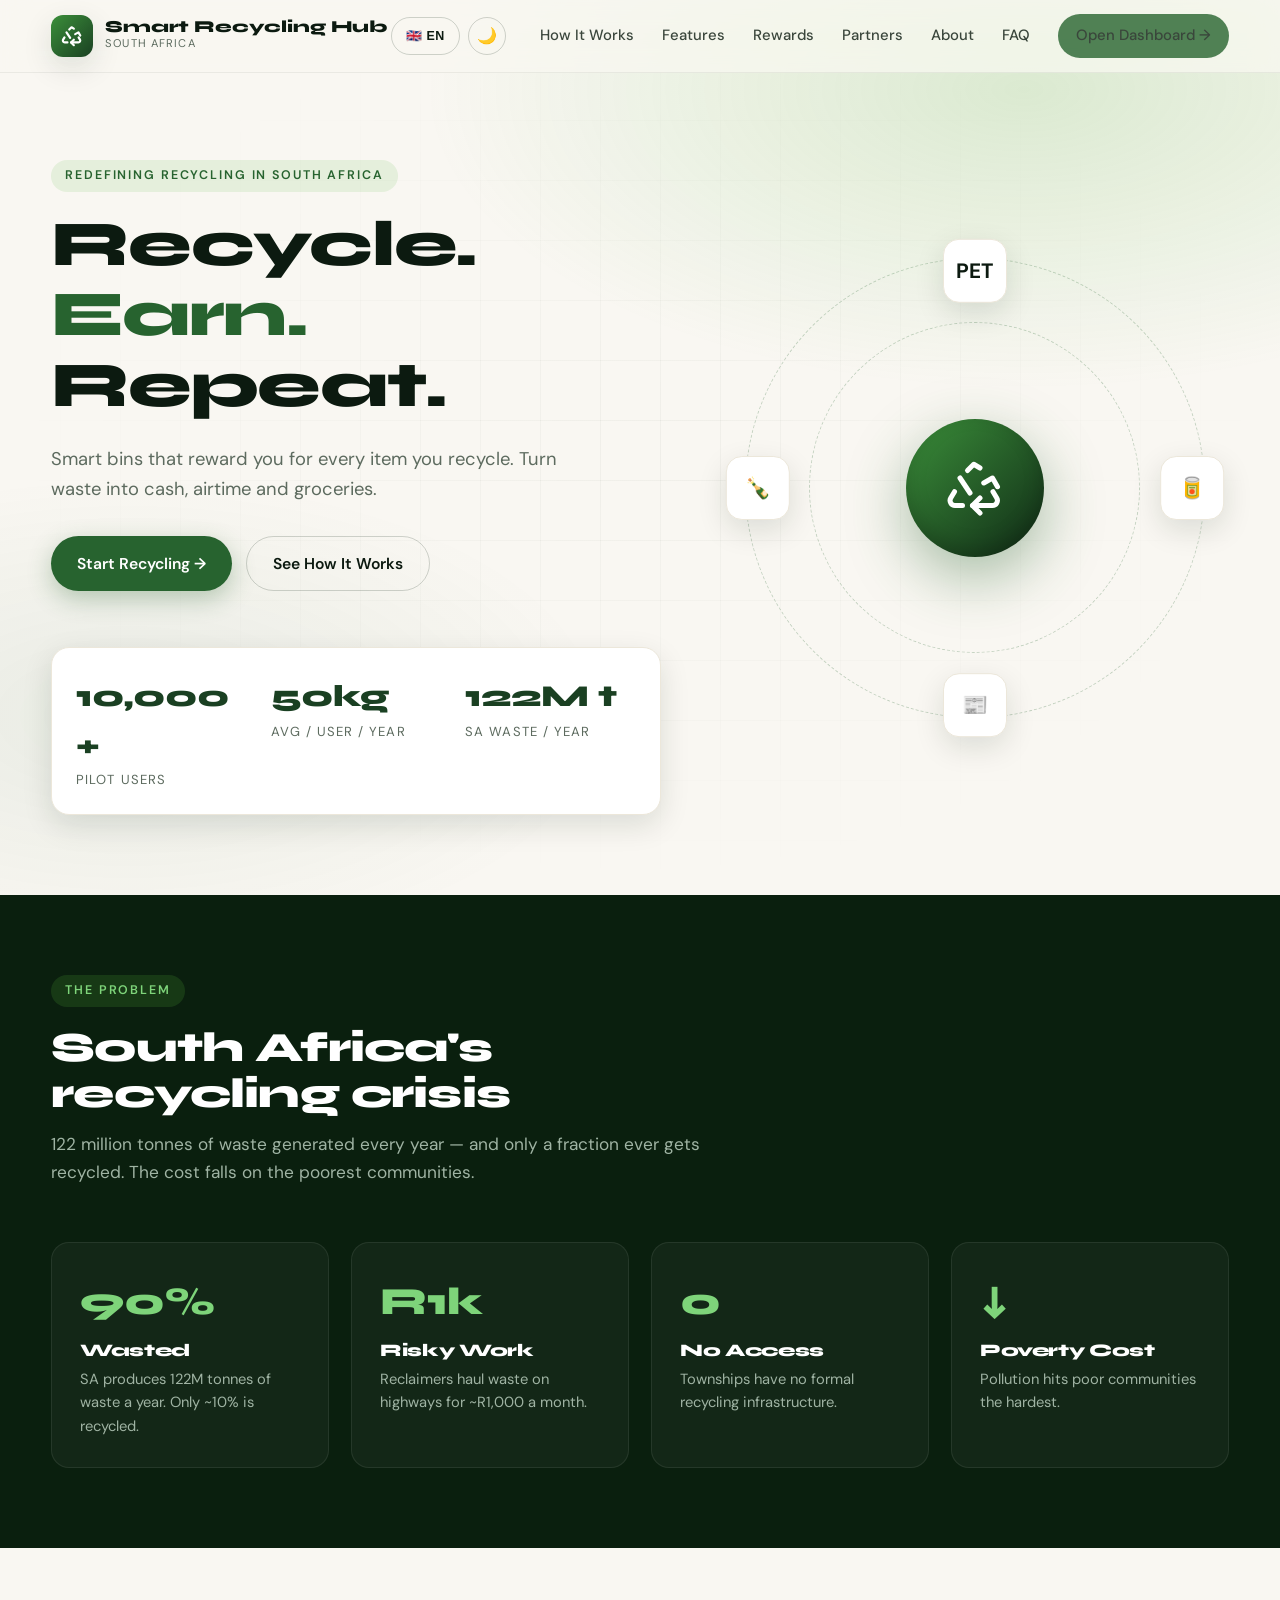
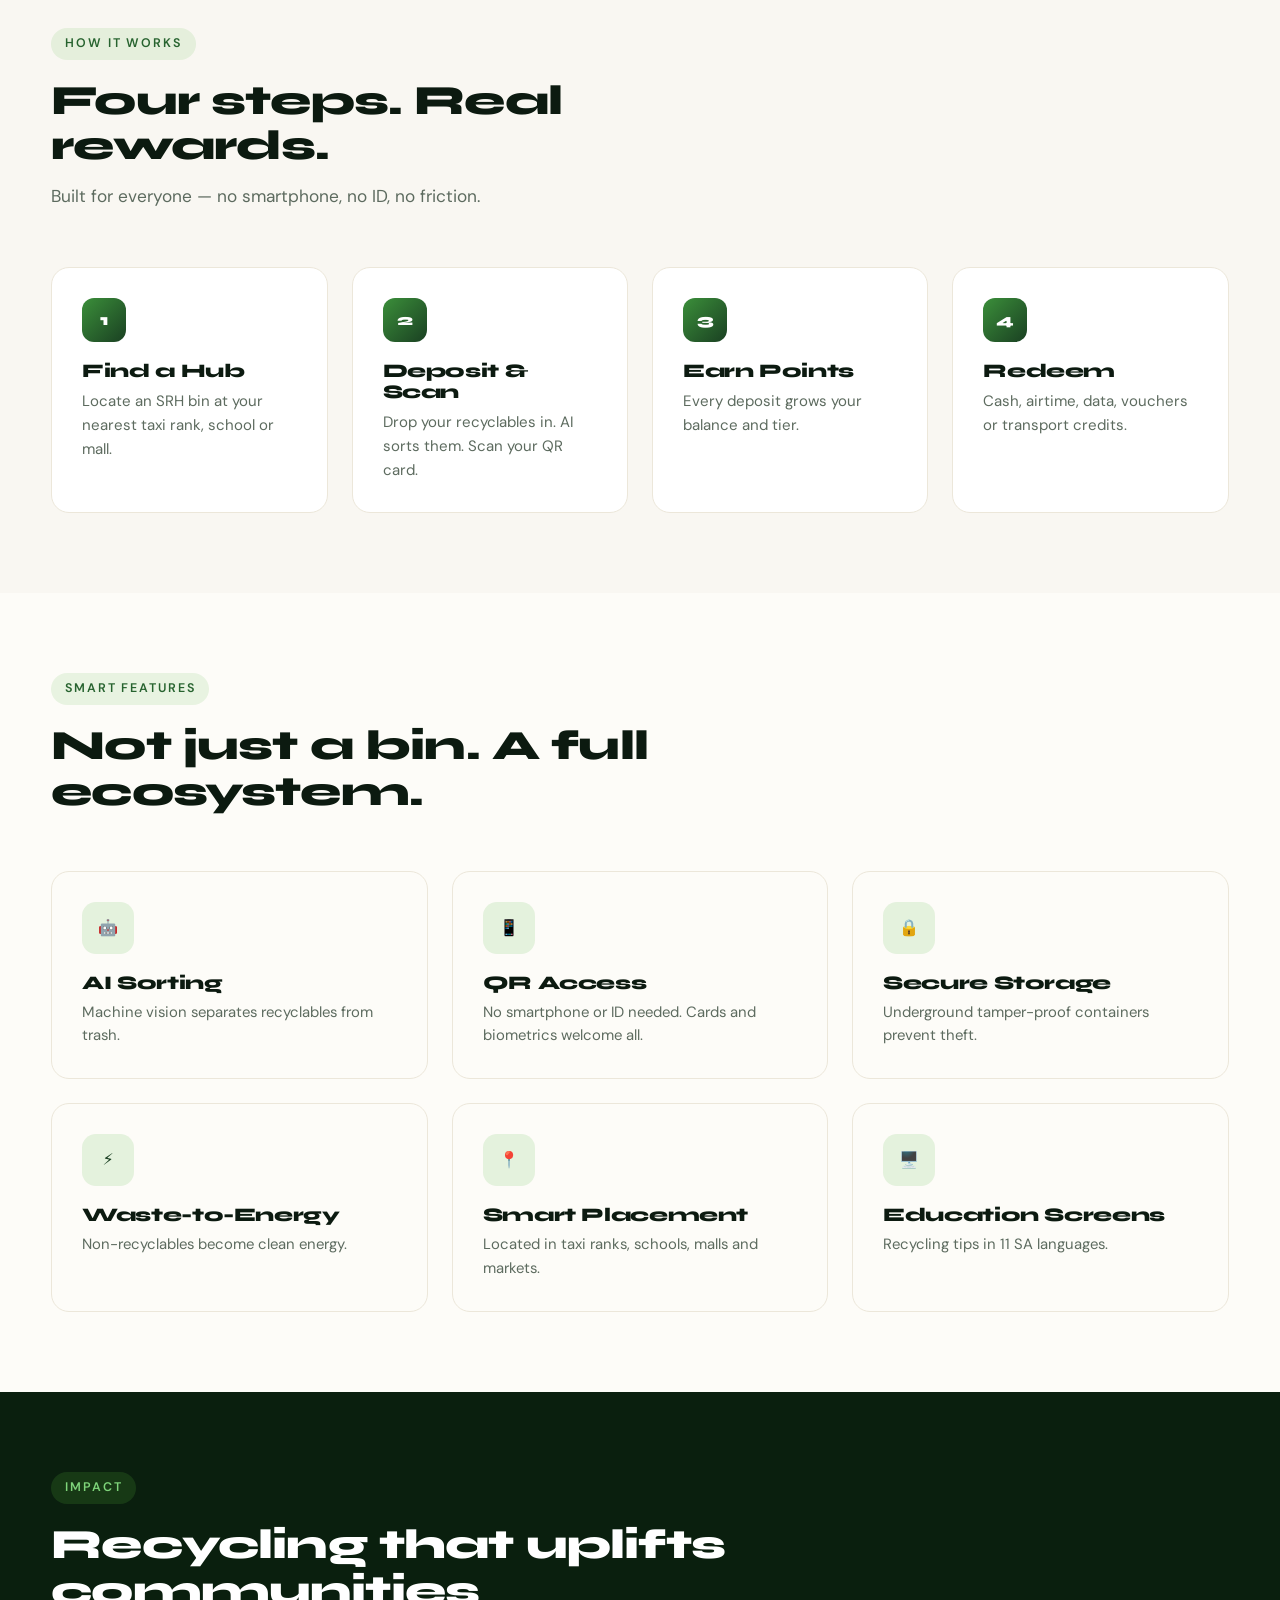
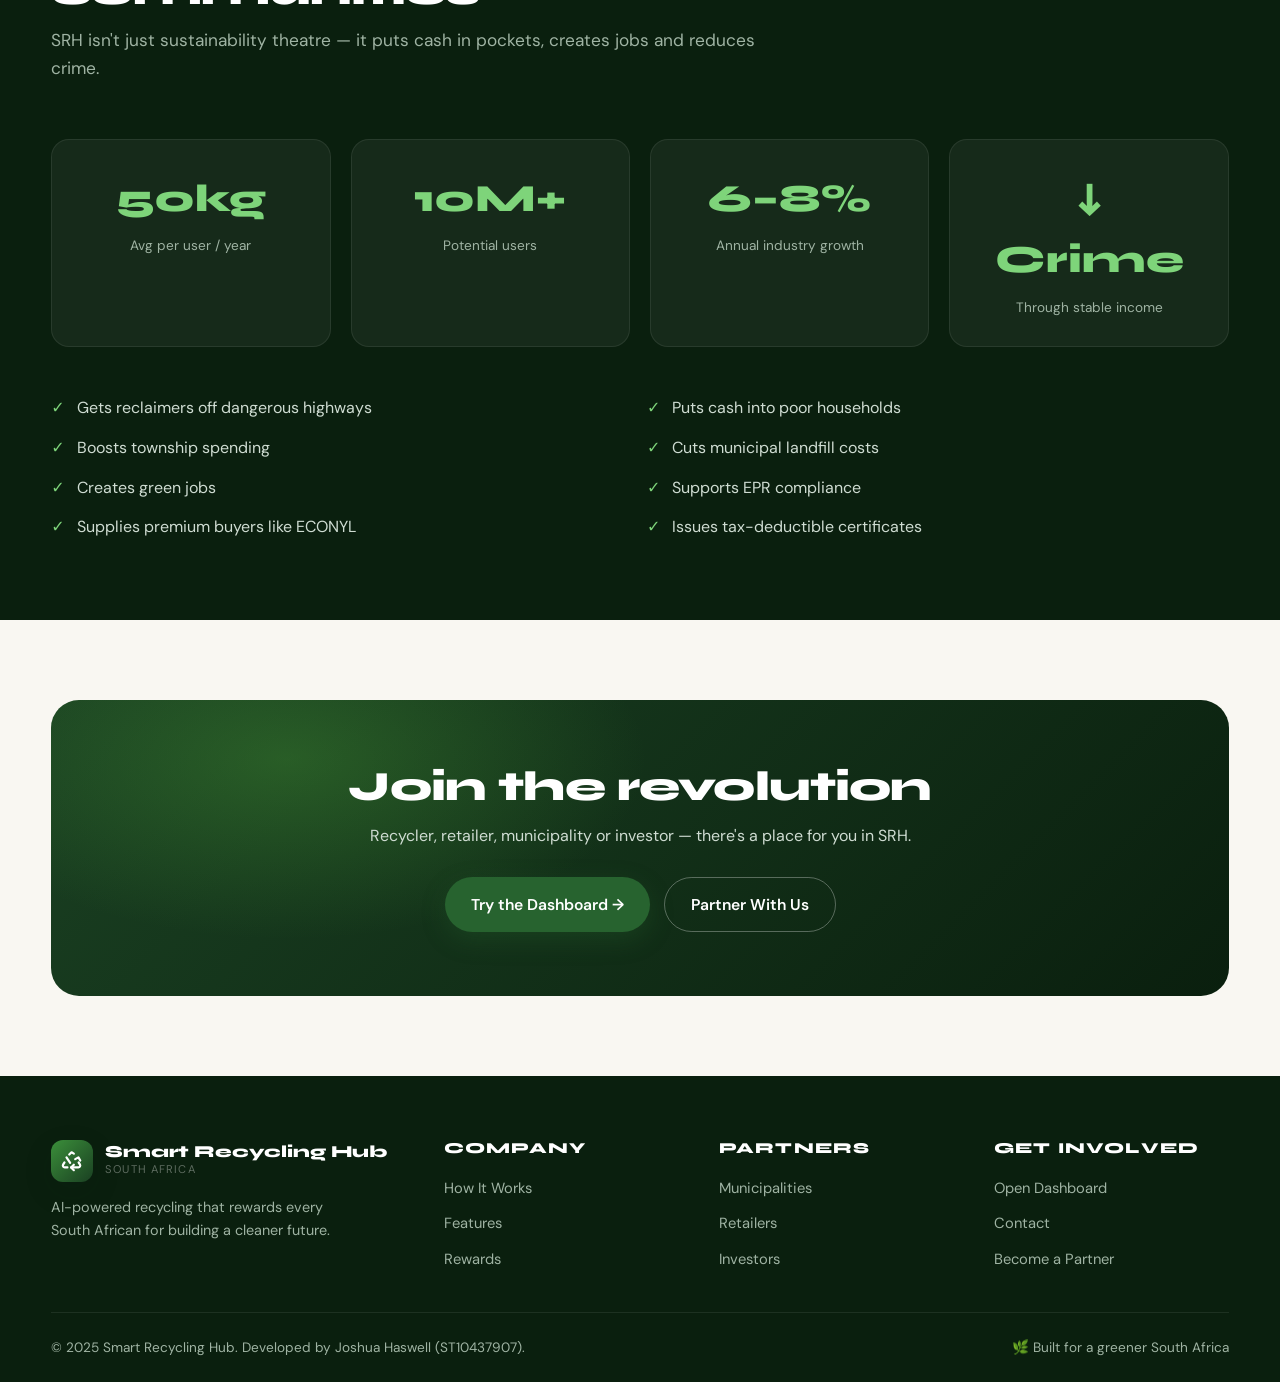
<file: index.html>
<!DOCTYPE html>
<html lang="en">
<head>
<meta charset="UTF-8">
<meta name="viewport" content="width=device-width,initial-scale=1.0">
<title>Smart Recycling Hub — Redefining Recycling in South Africa</title>
<meta name="description" content="AI-powered smart recycling bins that reward South Africans for every item they recycle. Cash, airtime, groceries and more.">
<link rel="preconnect" href="https://fonts.googleapis.com">
<link rel="preconnect" href="https://fonts.gstatic.com" crossorigin>
<link href="https://fonts.googleapis.com/css2?family=Syne:wght@700;800&family=DM+Sans:wght@300;400;500;600;700&display=swap" rel="stylesheet">
<link rel="stylesheet" href="css/styles.css">
</head>
<body>

<!-- NAV -->
<nav class="nav">
  <div class="container nav-inner">
    <a href="index.html" class="brand">
      <div class="brand-logo">
        <svg width="22" height="22" viewBox="0 0 24 24" fill="none" stroke="currentColor" stroke-width="2.4" stroke-linecap="round" stroke-linejoin="round"><path d="M7 19H4a2 2 0 0 1-1.7-3l1.5-2.5"/><path d="m14 16-3 3 3 3"/><path d="M11 19h8a2 2 0 0 0 1.7-3l-1.5-2.5"/><path d="M21 11.5 19 8l-3.5 2"/><path d="m6 8 4 6"/><path d="m14 4-2.5-1.5L9 5"/></svg>
      </div>
      <div>
        <div class="brand-name">Smart Recycling Hub</div>
        <div class="brand-sub">South Africa</div>
      </div>
    </a>
    <button class="menu-btn" onclick="document.querySelector('.nav-links').classList.toggle('open')">☰</button>
    <div class="nav-links">
      <a href="#how" data-i18n="how">How It Works</a>
      <a href="#features" data-i18n="features">Features</a>
      <a href="rewards.html" data-i18n="rewards">Rewards</a>
      <a href="partners.html" data-i18n="partners">Partners</a>
      <a href="about.html" data-i18n="about">About</a>
      <a href="faq.html" data-i18n="faq">FAQ</a>
      <a href="dashboard.html" class="nav-cta" data-i18n="open_dash">Open Dashboard →</a>
    </div>
  </div>
</nav>

<!-- HERO -->
<header class="hero">
  <div class="container hero-grid">
    <div class="reveal">
      <span class="eyebrow">Redefining Recycling in South Africa</span>
      <h1>Recycle. <span class="hl">Earn.</span> Repeat.</h1>
      <p class="lead">Smart bins that reward you for every item you recycle. Turn waste into cash, airtime and groceries.</p>
      <div class="hero-cta">
        <a href="dashboard.html" class="btn btn-primary">Start Recycling →</a>
        <a href="#how" class="btn btn-ghost">See How It Works</a>
      </div>
      <div class="stats-bar">
        <div class="stat"><div class="num"><span class="count" data-to="10000">0</span>+</div><div class="lbl">Pilot Users</div></div>
        <div class="stat"><div class="num"><span class="count" data-to="50">0</span>kg</div><div class="lbl">Avg / user / year</div></div>
        <div class="stat"><div class="num"><span class="count" data-to="122">0</span>M t</div><div class="lbl">SA waste / year</div></div>
      </div>
    </div>
    <div class="reveal">
      <div class="orbit">
        <div class="orbit-ring"></div>
        <div class="orbit-ring inner"></div>
        <div class="orbit-core">
          <svg width="60" height="60" viewBox="0 0 24 24" fill="none" stroke="currentColor" stroke-width="2" stroke-linecap="round" stroke-linejoin="round"><path d="M7 19H4a2 2 0 0 1-1.7-3l1.5-2.5"/><path d="m14 16-3 3 3 3"/><path d="M11 19h8a2 2 0 0 0 1.7-3l-1.5-2.5"/><path d="M21 11.5 19 8l-3.5 2"/><path d="m6 8 4 6"/><path d="m14 4-2.5-1.5L9 5"/></svg>
        </div>
        <div class="orbit-item i1">PET</div>
        <div class="orbit-item i2">🥫</div>
        <div class="orbit-item i3">📰</div>
        <div class="orbit-item i4">🍾</div>
      </div>
    </div>
  </div>
</header>

<!-- PROBLEM -->
<section class="dark">
  <div class="container">
    <div class="section-head reveal">
      <span class="eyebrow">The Problem</span>
      <h2>South Africa's recycling crisis</h2>
      <p>122 million tonnes of waste generated every year — and only a fraction ever gets recycled. The cost falls on the poorest communities.</p>
    </div>
    <div class="grid-4">
      <div class="problem-card reveal"><div class="big">90%</div><h3>Wasted</h3><p>SA produces 122M tonnes of waste a year. Only ~10% is recycled.</p></div>
      <div class="problem-card reveal"><div class="big">R1k</div><h3>Risky Work</h3><p>Reclaimers haul waste on highways for ~R1,000 a month.</p></div>
      <div class="problem-card reveal"><div class="big">0</div><h3>No Access</h3><p>Townships have no formal recycling infrastructure.</p></div>
      <div class="problem-card reveal"><div class="big">↓</div><h3>Poverty Cost</h3><p>Pollution hits poor communities the hardest.</p></div>
    </div>
  </div>
</section>

<!-- HOW IT WORKS -->
<section id="how">
  <div class="container">
    <div class="section-head reveal">
      <span class="eyebrow">How It Works</span>
      <h2>Four steps. Real rewards.</h2>
      <p>Built for everyone — no smartphone, no ID, no friction.</p>
    </div>
    <div class="steps">
      <div class="step reveal"><div class="step-num">1</div><h3>Find a Hub</h3><p>Locate an SRH bin at your nearest taxi rank, school or mall.</p></div>
      <div class="step reveal"><div class="step-num">2</div><h3>Deposit & Scan</h3><p>Drop your recyclables in. AI sorts them. Scan your QR card.</p></div>
      <div class="step reveal"><div class="step-num">3</div><h3>Earn Points</h3><p>Every deposit grows your balance and tier.</p></div>
      <div class="step reveal"><div class="step-num">4</div><h3>Redeem</h3><p>Cash, airtime, data, vouchers or transport credits.</p></div>
    </div>
  </div>
</section>

<!-- FEATURES -->
<section id="features" style="background:var(--cream-2)">
  <div class="container">
    <div class="section-head reveal">
      <span class="eyebrow">Smart Features</span>
      <h2>Not just a bin. A full ecosystem.</h2>
    </div>
    <div class="grid-3">
      <div class="feature reveal"><div class="icon">🤖</div><h3>AI Sorting</h3><p>Machine vision separates recyclables from trash.</p></div>
      <div class="feature reveal"><div class="icon">📱</div><h3>QR Access</h3><p>No smartphone or ID needed. Cards and biometrics welcome all.</p></div>
      <div class="feature reveal"><div class="icon">🔒</div><h3>Secure Storage</h3><p>Underground tamper-proof containers prevent theft.</p></div>
      <div class="feature reveal"><div class="icon">⚡</div><h3>Waste-to-Energy</h3><p>Non-recyclables become clean energy.</p></div>
      <div class="feature reveal"><div class="icon">📍</div><h3>Smart Placement</h3><p>Located in taxi ranks, schools, malls and markets.</p></div>
      <div class="feature reveal"><div class="icon">🖥️</div><h3>Education Screens</h3><p>Recycling tips in 11 SA languages.</p></div>
    </div>
  </div>
</section>

<!-- IMPACT -->
<section class="dark">
  <div class="container">
    <div class="section-head reveal">
      <span class="eyebrow">Impact</span>
      <h2>Recycling that uplifts communities</h2>
      <p>SRH isn't just sustainability theatre — it puts cash in pockets, creates jobs and reduces crime.</p>
    </div>
    <div class="impact-stats">
      <div class="impact-stat reveal"><div class="v">50kg</div><div class="l">Avg per user / year</div></div>
      <div class="impact-stat reveal"><div class="v">10M+</div><div class="l">Potential users</div></div>
      <div class="impact-stat reveal"><div class="v">6–8%</div><div class="l">Annual industry growth</div></div>
      <div class="impact-stat reveal"><div class="v">↓ Crime</div><div class="l">Through stable income</div></div>
    </div>
    <ul class="impact-list reveal">
      <li>Gets reclaimers off dangerous highways</li>
      <li>Puts cash into poor households</li>
      <li>Boosts township spending</li>
      <li>Cuts municipal landfill costs</li>
      <li>Creates green jobs</li>
      <li>Supports EPR compliance</li>
      <li>Supplies premium buyers like ECONYL</li>
      <li>Issues tax-deductible certificates</li>
    </ul>
  </div>
</section>

<!-- CTA -->
<section>
  <div class="container">
    <div class="cta-band reveal">
      <h2>Join the revolution</h2>
      <p>Recycler, retailer, municipality or investor — there's a place for you in SRH.</p>
      <div class="cta-buttons">
        <a href="dashboard.html" class="btn btn-primary">Try the Dashboard →</a>
        <a href="partners.html" class="btn btn-ghost" style="border-color:rgba(255,255,255,.3);color:#fff">Partner With Us</a>
      </div>
    </div>
  </div>
</section>

<!-- FOOTER -->
<footer class="footer">
  <div class="container">
    <div class="footer-grid">
      <div>
        <div class="brand" style="margin-bottom:14px">
          <div class="brand-logo"><svg width="22" height="22" viewBox="0 0 24 24" fill="none" stroke="currentColor" stroke-width="2.4" stroke-linecap="round" stroke-linejoin="round"><path d="M7 19H4a2 2 0 0 1-1.7-3l1.5-2.5"/><path d="m14 16-3 3 3 3"/><path d="M11 19h8a2 2 0 0 0 1.7-3l-1.5-2.5"/><path d="M21 11.5 19 8l-3.5 2"/><path d="m6 8 4 6"/><path d="m14 4-2.5-1.5L9 5"/></svg></div>
          <div><div class="brand-name" style="color:#fff">Smart Recycling Hub</div><div class="brand-sub">South Africa</div></div>
        </div>
        <p style="font-size:.9rem;max-width:300px">AI-powered recycling that rewards every South African for building a cleaner future.</p>
      </div>
      <div><h4>Company</h4><ul><li><a href="#how">How It Works</a></li><li><a href="#features">Features</a></li><li><a href="rewards.html">Rewards</a></li></ul></div>
      <div><h4>Partners</h4><ul><li><a href="partners.html">Municipalities</a></li><li><a href="partners.html">Retailers</a></li><li><a href="partners.html">Investors</a></li></ul></div>
      <div><h4>Get Involved</h4><ul><li><a href="dashboard.html">Open Dashboard</a></li><li><a href="mailto:hello@srh.co.za">Contact</a></li><li><a href="partners.html">Become a Partner</a></li></ul></div>
    </div>
    <div class="footer-bottom">
      <div>© 2025 Smart Recycling Hub. Developed by Joshua Haswell (ST10437907).</div>
      <div>🌿 Built for a greener South Africa</div>
    </div>
  </div>
</footer>

<script src="js/main.js"></script>
</body>
</html>
</file>
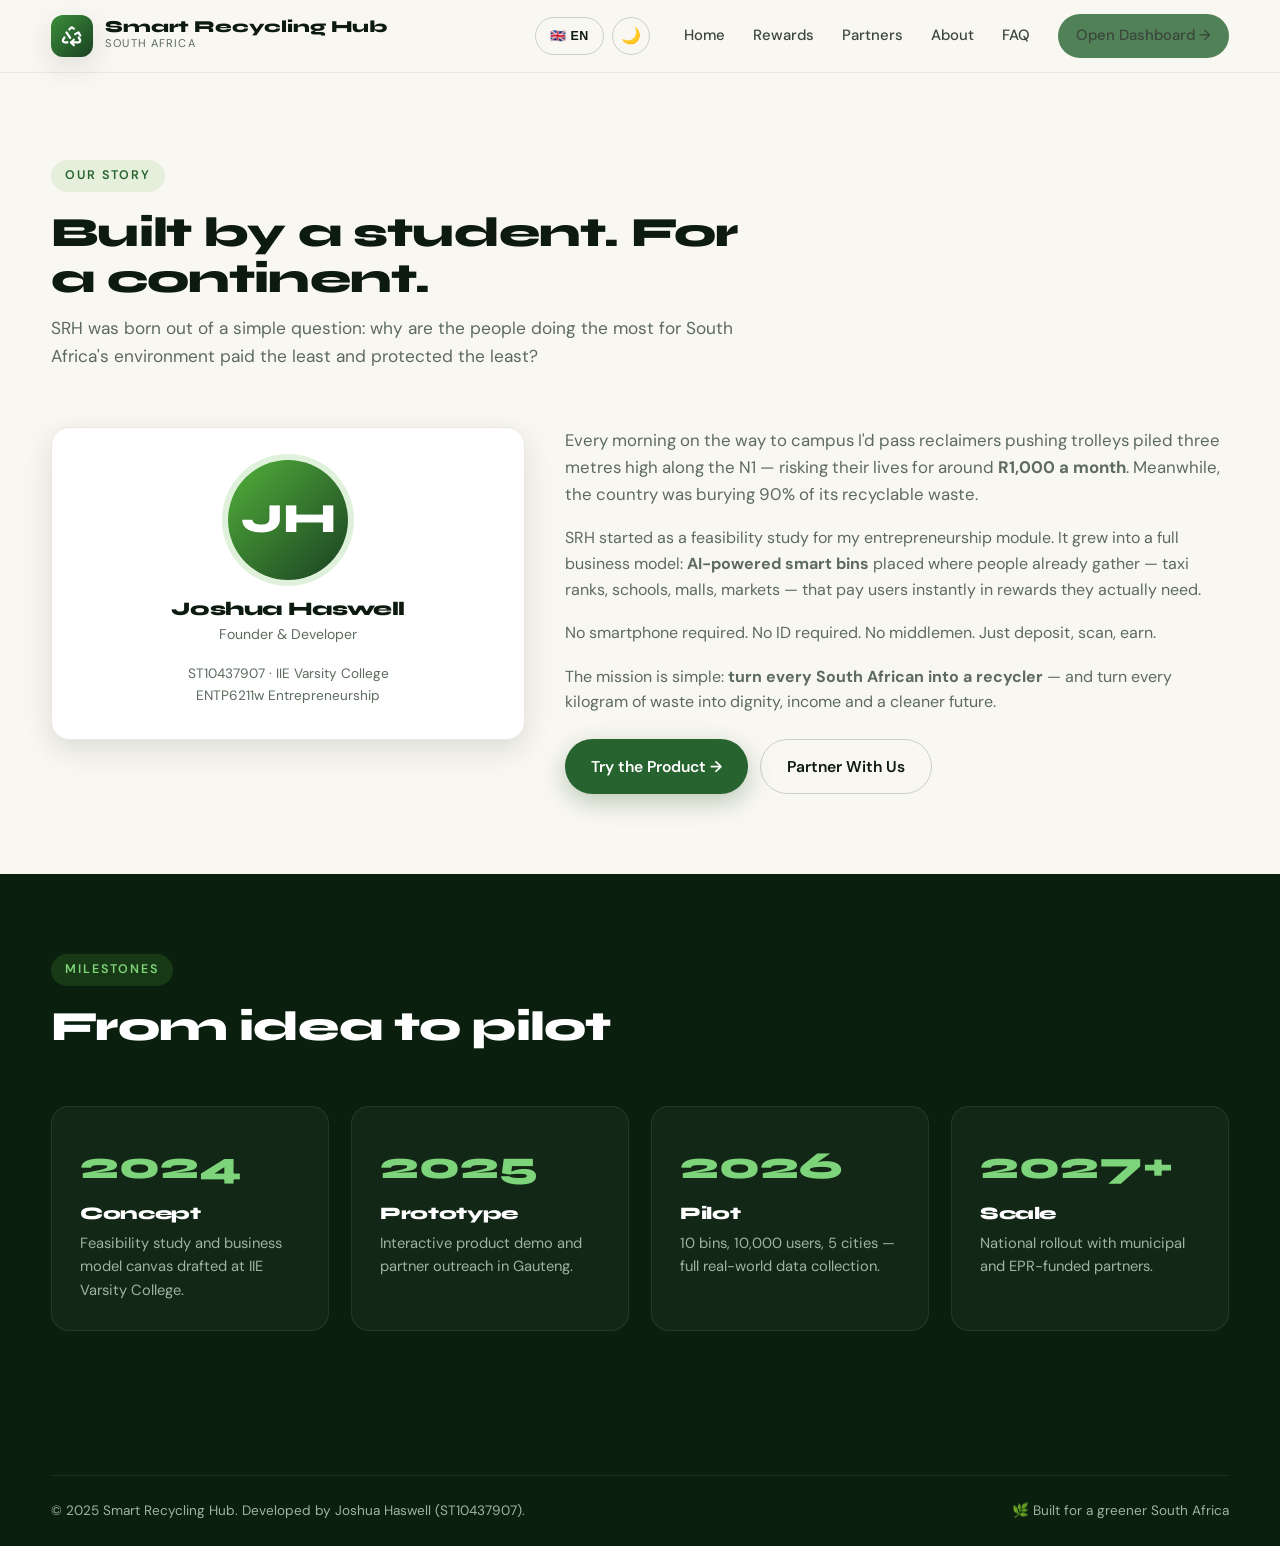
<file: about.html>
<!DOCTYPE html>
<html lang="en">
<head>
<meta charset="UTF-8">
<meta name="viewport" content="width=device-width,initial-scale=1.0">
<title>About — Smart Recycling Hub</title>
<link rel="preconnect" href="https://fonts.googleapis.com">
<link href="https://fonts.googleapis.com/css2?family=Syne:wght@700;800&family=DM+Sans:wght@300;400;500;600;700&display=swap" rel="stylesheet">
<link rel="stylesheet" href="css/styles.css">
</head>
<body>

<nav class="nav">
  <div class="container nav-inner">
    <a href="index.html" class="brand">
      <div class="brand-logo"><svg width="22" height="22" viewBox="0 0 24 24" fill="none" stroke="currentColor" stroke-width="2.4" stroke-linecap="round" stroke-linejoin="round"><path d="M7 19H4a2 2 0 0 1-1.7-3l1.5-2.5"/><path d="m14 16-3 3 3 3"/><path d="M11 19h8a2 2 0 0 0 1.7-3l-1.5-2.5"/><path d="M21 11.5 19 8l-3.5 2"/><path d="m6 8 4 6"/><path d="m14 4-2.5-1.5L9 5"/></svg></div>
      <div><div class="brand-name">Smart Recycling Hub</div><div class="brand-sub">South Africa</div></div>
    </a>
    <button class="menu-btn" onclick="document.querySelector('.nav-links').classList.toggle('open')">☰</button>
    <div class="nav-links">
      <a href="index.html" data-i18n="home">Home</a>
      <a href="rewards.html" data-i18n="rewards">Rewards</a>
      <a href="partners.html" data-i18n="partners">Partners</a>
      <a href="about.html" data-i18n="about">About</a>
      <a href="faq.html" data-i18n="faq">FAQ</a>
      <a href="dashboard.html" class="nav-cta" data-i18n="open_dash">Open Dashboard →</a>
    </div>
  </div>
</nav>

<section style="padding-top:160px">
  <div class="container">
    <div class="section-head reveal">
      <span class="eyebrow">Our Story</span>
      <h2>Built by a student. For a continent.</h2>
      <p>SRH was born out of a simple question: why are the people doing the most for South Africa's environment paid the least and protected the least?</p>
    </div>
    <div class="story">
      <div class="story-card reveal">
        <div class="big-avatar">JH</div>
        <h3>Joshua Haswell</h3>
        <div class="role">Founder & Developer</div>
        <div class="meta">ST10437907 · IIE Varsity College<br>ENTP6211w Entrepreneurship</div>
      </div>
      <div class="reveal">
        <p style="font-size:1.05rem;color:var(--muted);margin-bottom:18px">Every morning on the way to campus I'd pass reclaimers pushing trolleys piled three metres high along the N1 — risking their lives for around <strong>R1,000 a month</strong>. Meanwhile, the country was burying 90% of its recyclable waste.</p>
        <p style="color:var(--muted);margin-bottom:18px">SRH started as a feasibility study for my entrepreneurship module. It grew into a full business model: <strong>AI-powered smart bins</strong> placed where people already gather — taxi ranks, schools, malls, markets — that pay users instantly in rewards they actually need.</p>
        <p style="color:var(--muted);margin-bottom:18px">No smartphone required. No ID required. No middlemen. Just deposit, scan, earn.</p>
        <p style="color:var(--muted)">The mission is simple: <strong>turn every South African into a recycler</strong> — and turn every kilogram of waste into dignity, income and a cleaner future.</p>
        <div style="margin-top:24px;display:flex;gap:12px;flex-wrap:wrap">
          <a href="dashboard.html" class="btn btn-primary">Try the Product →</a>
          <a href="partners.html" class="btn btn-ghost">Partner With Us</a>
        </div>
      </div>
    </div>
  </div>
</section>

<section class="dark">
  <div class="container">
    <div class="section-head reveal">
      <span class="eyebrow">Milestones</span>
      <h2>From idea to pilot</h2>
    </div>
    <div class="grid-4">
      <div class="problem-card reveal"><div class="big">2024</div><h3>Concept</h3><p>Feasibility study and business model canvas drafted at IIE Varsity College.</p></div>
      <div class="problem-card reveal"><div class="big">2025</div><h3>Prototype</h3><p>Interactive product demo and partner outreach in Gauteng.</p></div>
      <div class="problem-card reveal"><div class="big">2026</div><h3>Pilot</h3><p>10 bins, 10,000 users, 5 cities — full real-world data collection.</p></div>
      <div class="problem-card reveal"><div class="big">2027+</div><h3>Scale</h3><p>National rollout with municipal and EPR-funded partners.</p></div>
    </div>
  </div>
</section>

<footer class="footer">
  <div class="container">
    <div class="footer-bottom">
      <div>© 2025 Smart Recycling Hub. Developed by Joshua Haswell (ST10437907).</div>
      <div>🌿 Built for a greener South Africa</div>
    </div>
  </div>
</footer>

<script src="js/main.js"></script>
</body>
</html>
</file>
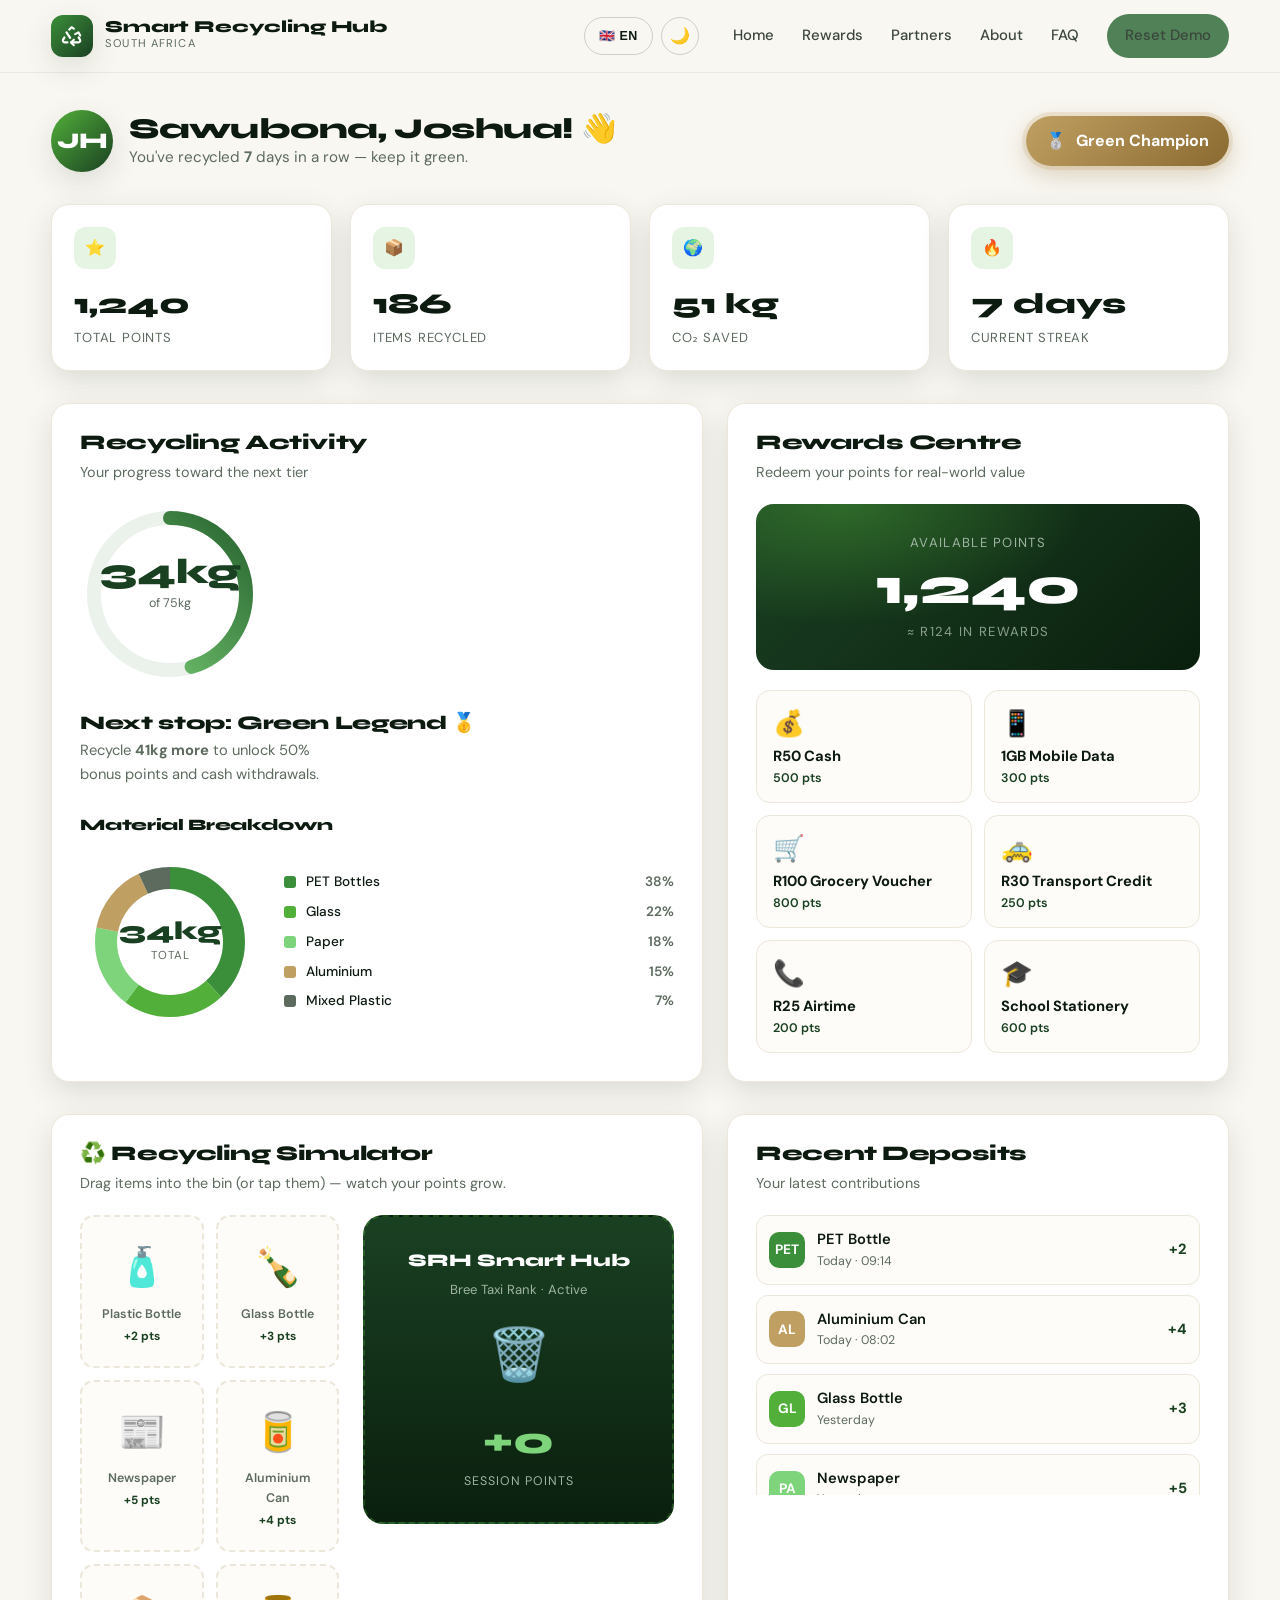
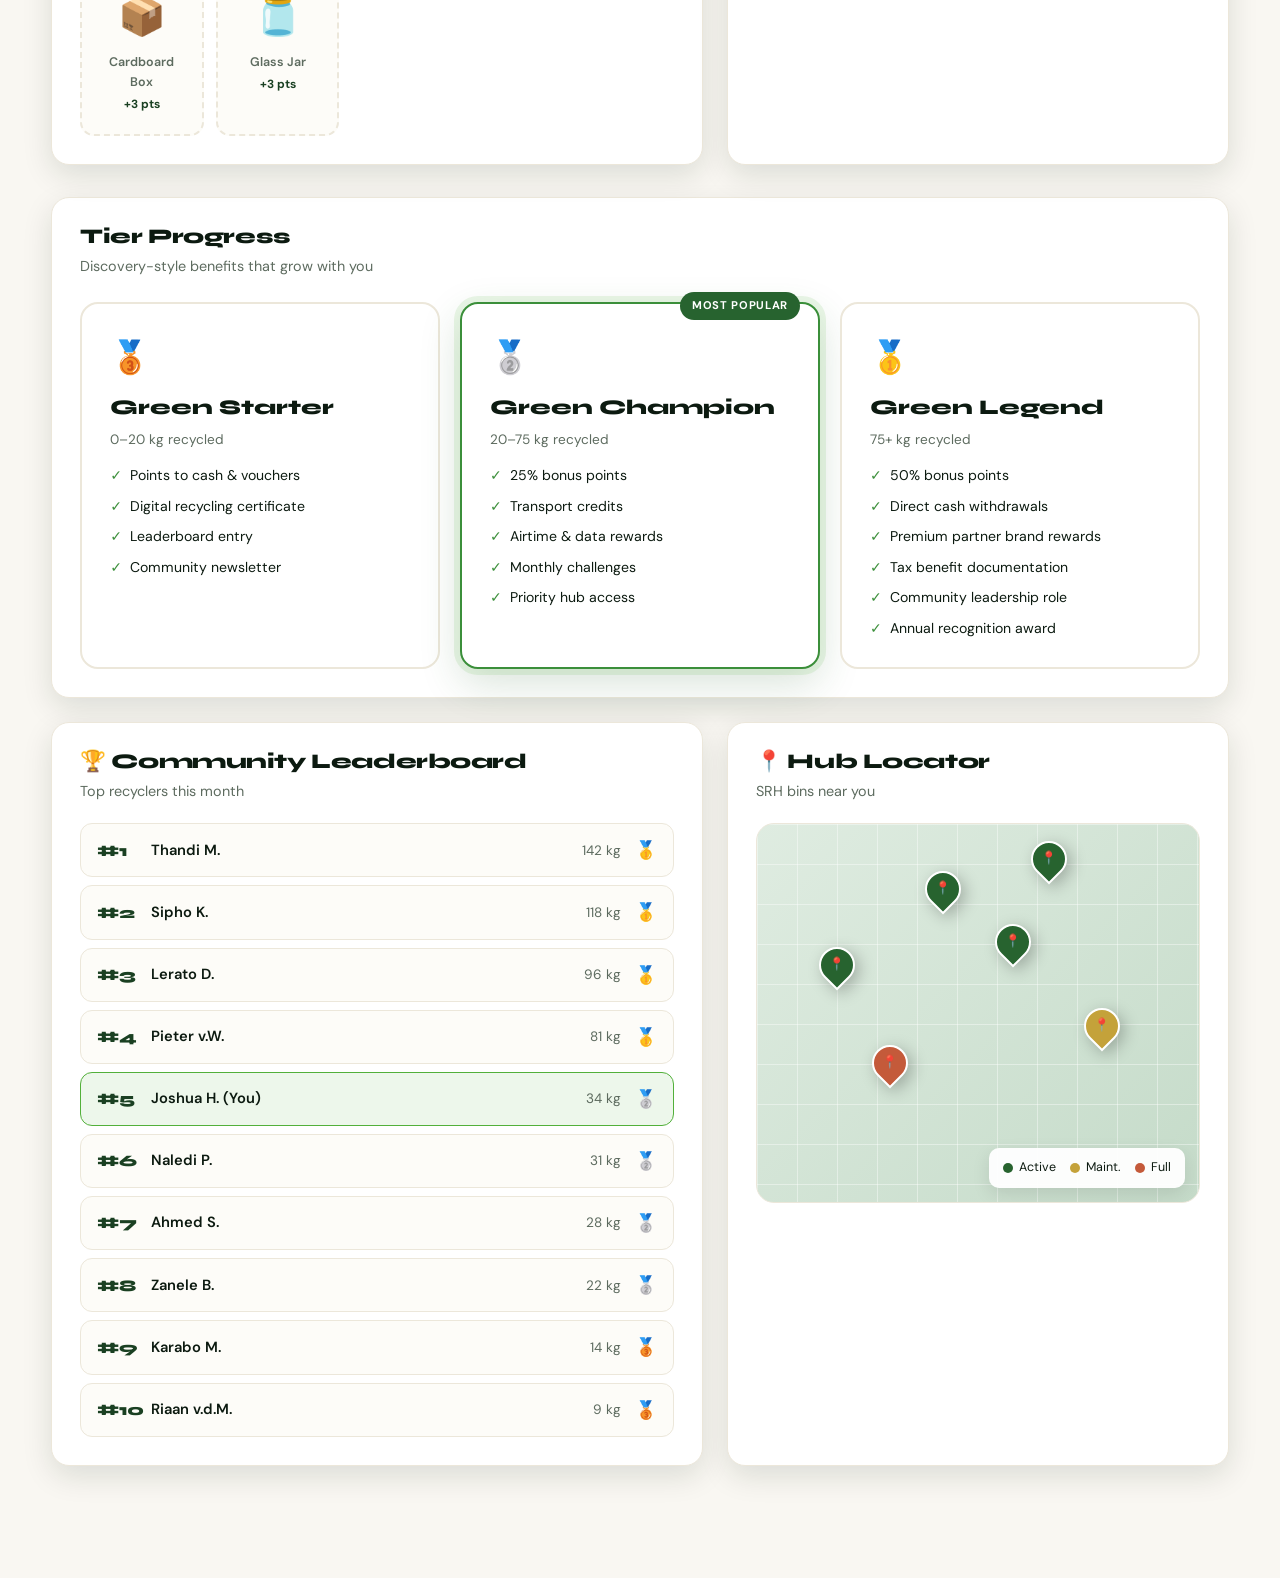
<file: dashboard.html>
<!DOCTYPE html>
<html lang="en">
<head>
<meta charset="UTF-8">
<meta name="viewport" content="width=device-width,initial-scale=1.0">
<title>My Dashboard — Smart Recycling Hub</title>
<link rel="preconnect" href="https://fonts.googleapis.com">
<link rel="preconnect" href="https://fonts.gstatic.com" crossorigin>
<link href="https://fonts.googleapis.com/css2?family=Syne:wght@700;800&family=DM+Sans:wght@300;400;500;600;700&display=swap" rel="stylesheet">
<link rel="stylesheet" href="css/styles.css">
</head>
<body>

<nav class="nav">
  <div class="container nav-inner">
    <a href="index.html" class="brand">
      <div class="brand-logo"><svg width="22" height="22" viewBox="0 0 24 24" fill="none" stroke="currentColor" stroke-width="2.4" stroke-linecap="round" stroke-linejoin="round"><path d="M7 19H4a2 2 0 0 1-1.7-3l1.5-2.5"/><path d="m14 16-3 3 3 3"/><path d="M11 19h8a2 2 0 0 0 1.7-3l-1.5-2.5"/><path d="M21 11.5 19 8l-3.5 2"/><path d="m6 8 4 6"/><path d="m14 4-2.5-1.5L9 5"/></svg></div>
      <div><div class="brand-name">Smart Recycling Hub</div><div class="brand-sub">South Africa</div></div>
    </a>
    <button class="menu-btn" onclick="document.querySelector('.nav-links').classList.toggle('open')">☰</button>
    <div class="nav-links">
      <a href="index.html" data-i18n="home">Home</a>
      <a href="rewards.html" data-i18n="rewards">Rewards</a>
      <a href="partners.html" data-i18n="partners">Partners</a>
      <a href="about.html" data-i18n="about">About</a>
      <a href="faq.html" data-i18n="faq">FAQ</a>
      <a href="#" onclick="resetDemo();return false" class="nav-cta">Reset Demo</a>
    </div>
  </div>
</nav>

<main class="dash-wrap">
  <div class="container">

    <!-- Header -->
    <div class="dash-header">
      <div class="welcome">
        <div class="avatar">JH</div>
        <div>
          <h1>Sawubona, Joshua! 👋</h1>
          <p>You've recycled <strong id="streakDays">7</strong> days in a row — keep it green.</p>
        </div>
      </div>
      <div class="tier-badge"><span id="tierEmoji">🥈</span> <span id="tierName">Green Champion</span></div>
    </div>

    <!-- Quick stats -->
    <div class="quick-stats">
      <div class="qstat">
        <div class="icon">⭐</div>
        <div class="v"><span class="count" data-target="points">0</span></div>
        <div class="l">Total Points</div>
      </div>
      <div class="qstat">
        <div class="icon">📦</div>
        <div class="v"><span id="itemsCount">0</span></div>
        <div class="l">Items Recycled</div>
      </div>
      <div class="qstat">
        <div class="icon">🌍</div>
        <div class="v"><span id="co2">0</span> kg</div>
        <div class="l">CO₂ Saved</div>
      </div>
      <div class="qstat">
        <div class="icon">🔥</div>
        <div class="v"><span id="streak">7</span> days</div>
        <div class="l">Current Streak</div>
      </div>
    </div>

    <!-- Activity + Rewards -->
    <div class="dash-grid">
      <div class="card">
        <h2>Recycling Activity</h2>
        <p class="sub">Your progress toward the next tier</p>
        <div class="ring-wrap">
          <div class="ring">
            <svg width="180" height="180">
              <defs>
                <linearGradient id="gradGreen" x1="0%" y1="0%" x2="100%" y2="100%">
                  <stop offset="0%" stop-color="#7ed47a"/>
                  <stop offset="100%" stop-color="#27632f"/>
                </linearGradient>
              </defs>
              <circle class="bg" cx="90" cy="90" r="76" fill="none" stroke-width="14"/>
              <circle class="fg" id="ringFg" cx="90" cy="90" r="76" fill="none" stroke-width="14"
                      stroke-dasharray="477.5" stroke-dashoffset="477.5"/>
            </svg>
            <div class="ring-label">
              <div>
                <div class="pct"><span id="ringKg">0</span>kg</div>
                <div class="sub">of <span id="ringTarget">75</span>kg</div>
              </div>
            </div>
          </div>
          <div class="ring-info">
            <h3>Next stop: <span id="nextTier">Green Legend</span> 🥇</h3>
            <p>Recycle <strong><span id="kgRemaining">41</span>kg more</strong> to unlock 50% bonus points and cash withdrawals.</p>
          </div>
        </div>

        <h3 style="margin-top:30px;font-size:1rem">Material Breakdown</h3>
        <div class="donut-wrap">
          <div class="donut">
            <svg id="donutSvg" width="180" height="180" viewBox="0 0 180 180"></svg>
            <div class="donut-center"><div><div class="v" id="donutTotal">0kg</div><div class="l">Total</div></div></div>
          </div>
          <div class="donut-legend" id="donutLegend"></div>
        </div>
      </div>

      <div class="card">
        <h2>Rewards Centre</h2>
        <p class="sub">Redeem your points for real-world value</p>
        <div class="points-display">
          <div class="l">Available Points</div>
          <div class="v"><span id="pointsBig">0</span></div>
          <div class="l" style="opacity:.85">≈ R<span id="zarVal">0</span> in rewards</div>
        </div>
        <div class="rewards-grid" id="rewardsGrid"></div>
      </div>
    </div>

    <!-- Simulator + Recent -->
    <div class="dash-grid">
      <div class="card">
        <h2>♻️ Recycling Simulator</h2>
        <p class="sub">Drag items into the bin (or tap them) — watch your points grow.</p>
        <div class="sim">
          <div class="sim-items" id="simItems"></div>
          <div class="bin" id="bin">
            <div>
              <div class="b-title">SRH Smart Hub</div>
              <div class="b-sub">Bree Taxi Rank · Active</div>
            </div>
            <div class="b-icon">🗑️</div>
            <div>
              <div class="b-counter">+<span id="binPoints">0</span></div>
              <div class="b-counter-l">Session points</div>
            </div>
          </div>
        </div>
      </div>

      <div class="card">
        <h2>Recent Deposits</h2>
        <p class="sub">Your latest contributions</p>
        <div class="deposits" id="depositsList"></div>
      </div>
    </div>

    <!-- Tiers -->
    <div class="card" style="margin-bottom:24px">
      <h2>Tier Progress</h2>
      <p class="sub">Discovery-style benefits that grow with you</p>
      <div class="tiers" id="tiersContainer"></div>
    </div>

    <!-- Leaderboard + Map -->
    <div class="dash-grid">
      <div class="card">
        <h2>🏆 Community Leaderboard</h2>
        <p class="sub">Top recyclers this month</p>
        <div class="lb" id="leaderboard"></div>
      </div>
      <div class="card">
        <h2>📍 Hub Locator</h2>
        <p class="sub">SRH bins near you</p>
        <div class="map" id="map">
          <div class="map-legend">
            <span><span class="d" style="background:#27632f"></span>Active</span>
            <span><span class="d" style="background:#c4a23a"></span>Maint.</span>
            <span><span class="d" style="background:#c45a3a"></span>Full</span>
          </div>
        </div>
      </div>
    </div>

  </div>
</main>

<div class="toast" id="toast"><span class="emoji">✅</span><span id="toastMsg">Redeemed!</span></div>

<div class="levelup" id="levelup">
  <div class="levelup-card">
    <div class="big" id="levelEmoji">🥇</div>
    <h2>Level Up!</h2>
    <p>You've reached <strong id="levelName">Green Legend</strong>. Your bonus points and rewards just got bigger.</p>
    <button onclick="document.getElementById('levelup').classList.remove('show')">Awesome!</button>
  </div>
</div>

<script src="js/main.js"></script>
<script src="js/dashboard.js"></script>
</body>
</html>
</file>
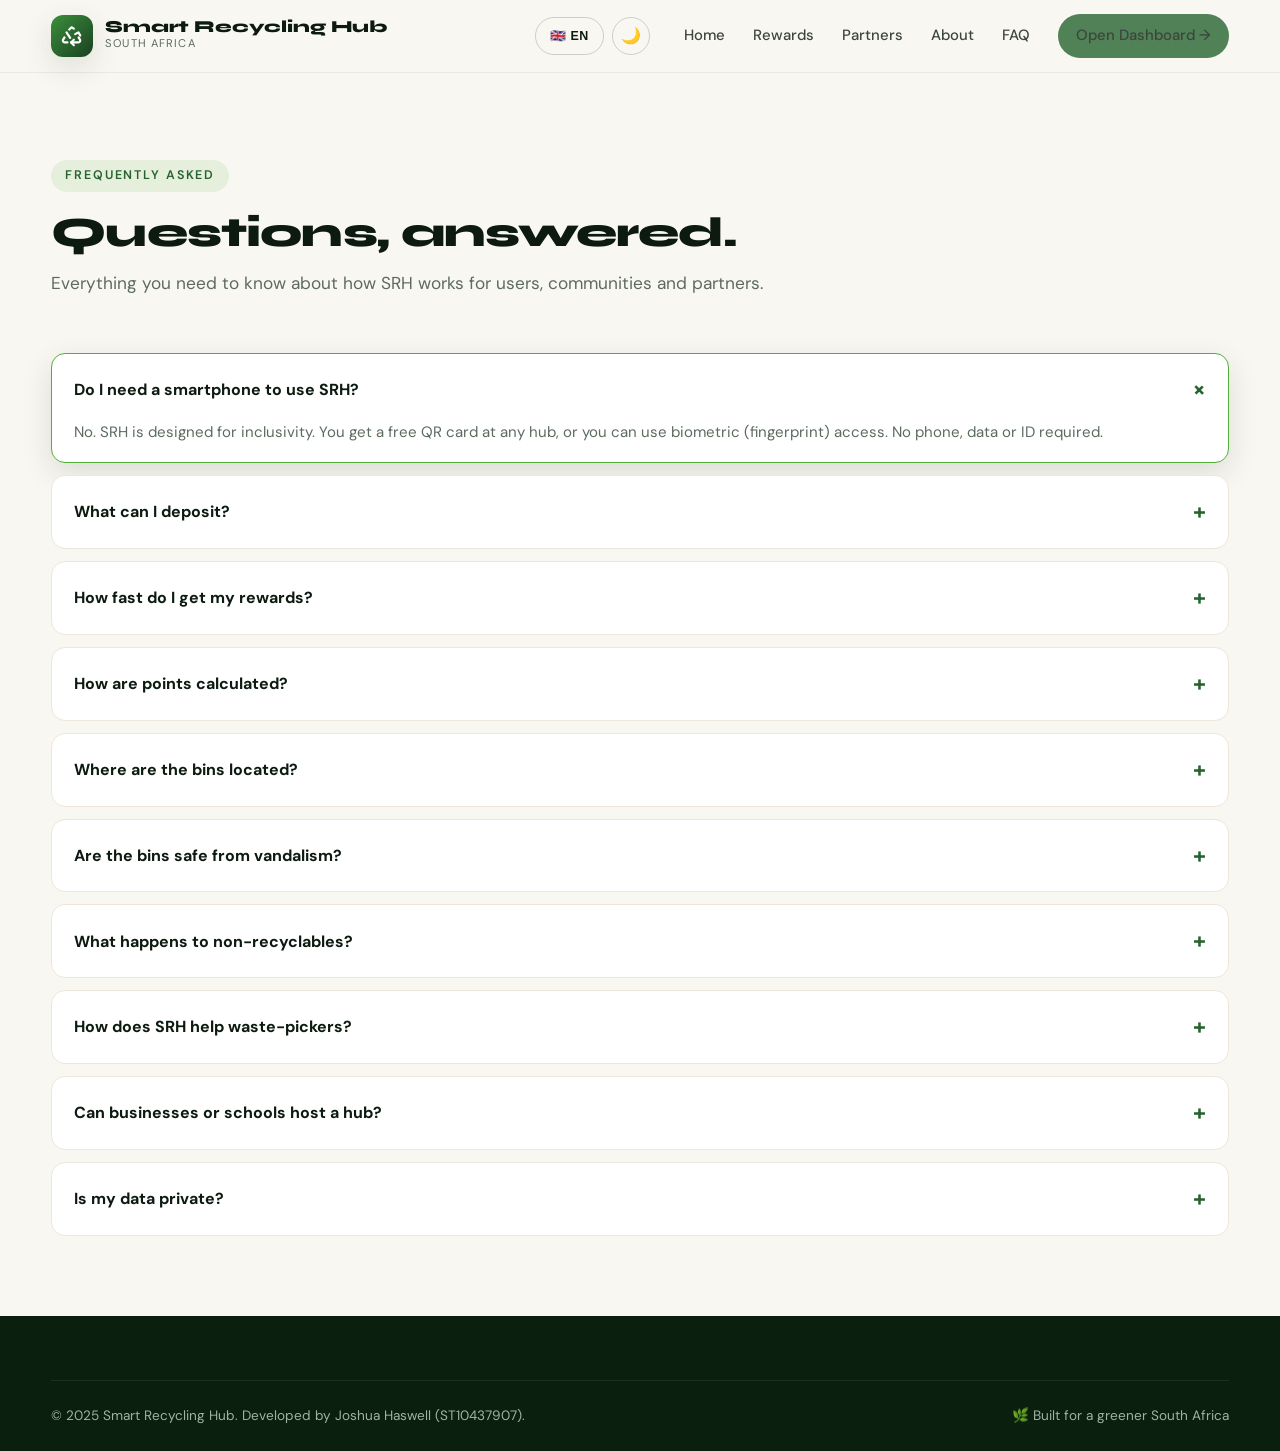
<file: faq.html>
<!DOCTYPE html>
<html lang="en">
<head>
<meta charset="UTF-8">
<meta name="viewport" content="width=device-width,initial-scale=1.0">
<title>FAQ — Smart Recycling Hub</title>
<link rel="preconnect" href="https://fonts.googleapis.com">
<link href="https://fonts.googleapis.com/css2?family=Syne:wght@700;800&family=DM+Sans:wght@300;400;500;600;700&display=swap" rel="stylesheet">
<link rel="stylesheet" href="css/styles.css">
</head>
<body>

<nav class="nav">
  <div class="container nav-inner">
    <a href="index.html" class="brand">
      <div class="brand-logo"><svg width="22" height="22" viewBox="0 0 24 24" fill="none" stroke="currentColor" stroke-width="2.4" stroke-linecap="round" stroke-linejoin="round"><path d="M7 19H4a2 2 0 0 1-1.7-3l1.5-2.5"/><path d="m14 16-3 3 3 3"/><path d="M11 19h8a2 2 0 0 0 1.7-3l-1.5-2.5"/><path d="M21 11.5 19 8l-3.5 2"/><path d="m6 8 4 6"/><path d="m14 4-2.5-1.5L9 5"/></svg></div>
      <div><div class="brand-name">Smart Recycling Hub</div><div class="brand-sub">South Africa</div></div>
    </a>
    <button class="menu-btn" onclick="document.querySelector('.nav-links').classList.toggle('open')">☰</button>
    <div class="nav-links">
      <a href="index.html" data-i18n="home">Home</a>
      <a href="rewards.html" data-i18n="rewards">Rewards</a>
      <a href="partners.html" data-i18n="partners">Partners</a>
      <a href="about.html" data-i18n="about">About</a>
      <a href="faq.html" data-i18n="faq">FAQ</a>
      <a href="dashboard.html" class="nav-cta" data-i18n="open_dash">Open Dashboard →</a>
    </div>
  </div>
</nav>

<section style="padding-top:160px">
  <div class="container">
    <div class="section-head reveal">
      <span class="eyebrow">Frequently Asked</span>
      <h2>Questions, answered.</h2>
      <p>Everything you need to know about how SRH works for users, communities and partners.</p>
    </div>
    <div class="faq">
      <details open><summary>Do I need a smartphone to use SRH?</summary><p>No. SRH is designed for inclusivity. You get a free QR card at any hub, or you can use biometric (fingerprint) access. No phone, data or ID required.</p></details>
      <details><summary>What can I deposit?</summary><p>PET bottles, glass bottles and jars, paper, newspaper, cardboard, aluminium cans and mixed plastic. Our AI conveyor system sorts everything automatically.</p></details>
      <details><summary>How fast do I get my rewards?</summary><p>Instantly. The moment your items are sorted, points hit your account. You can redeem cash, airtime, data, transport credits or grocery vouchers right at the hub or via SMS.</p></details>
      <details><summary>How are points calculated?</summary><p>Each material has a points value (PET = 2, Glass = 3, Aluminium = 4, Newspaper = 5, Mixed Plastic = 1). Higher tiers earn 25–50% bonus points on every deposit.</p></details>
      <details><summary>Where are the bins located?</summary><p>SRH bins are placed in high-traffic public areas: taxi ranks, schools, shopping centres, university campuses, train stations and informal markets — places people pass through daily.</p></details>
      <details><summary>Are the bins safe from vandalism?</summary><p>Yes. Storage is underground in tamper-proof containers. Above ground there's only the deposit slot, scanner and education display.</p></details>
      <details><summary>What happens to non-recyclables?</summary><p>Anything that can't be recycled is converted to clean energy through our waste-to-energy partners — nothing is wasted.</p></details>
      <details><summary>How does SRH help waste-pickers?</summary><p>We work with reclaimer co-operatives to formalise their work. Pickers can become hub stewards, sorters and trainers — earning a steady, dignified income off the highways.</p></details>
      <details><summary>Can businesses or schools host a hub?</summary><p>Absolutely. Visit the Partners page or email <a href="mailto:partners@srh.co.za">partners@srh.co.za</a> to discuss hosting an SRH bin at your site.</p></details>
      <details><summary>Is my data private?</summary><p>Yes. Personal info is encrypted and never sold. We only license anonymised, aggregated recycling-behaviour insights — never individual data.</p></details>
    </div>
  </div>
</section>

<footer class="footer">
  <div class="container">
    <div class="footer-bottom">
      <div>© 2025 Smart Recycling Hub. Developed by Joshua Haswell (ST10437907).</div>
      <div>🌿 Built for a greener South Africa</div>
    </div>
  </div>
</footer>

<script src="js/main.js"></script>
</body>
</html>
</file>
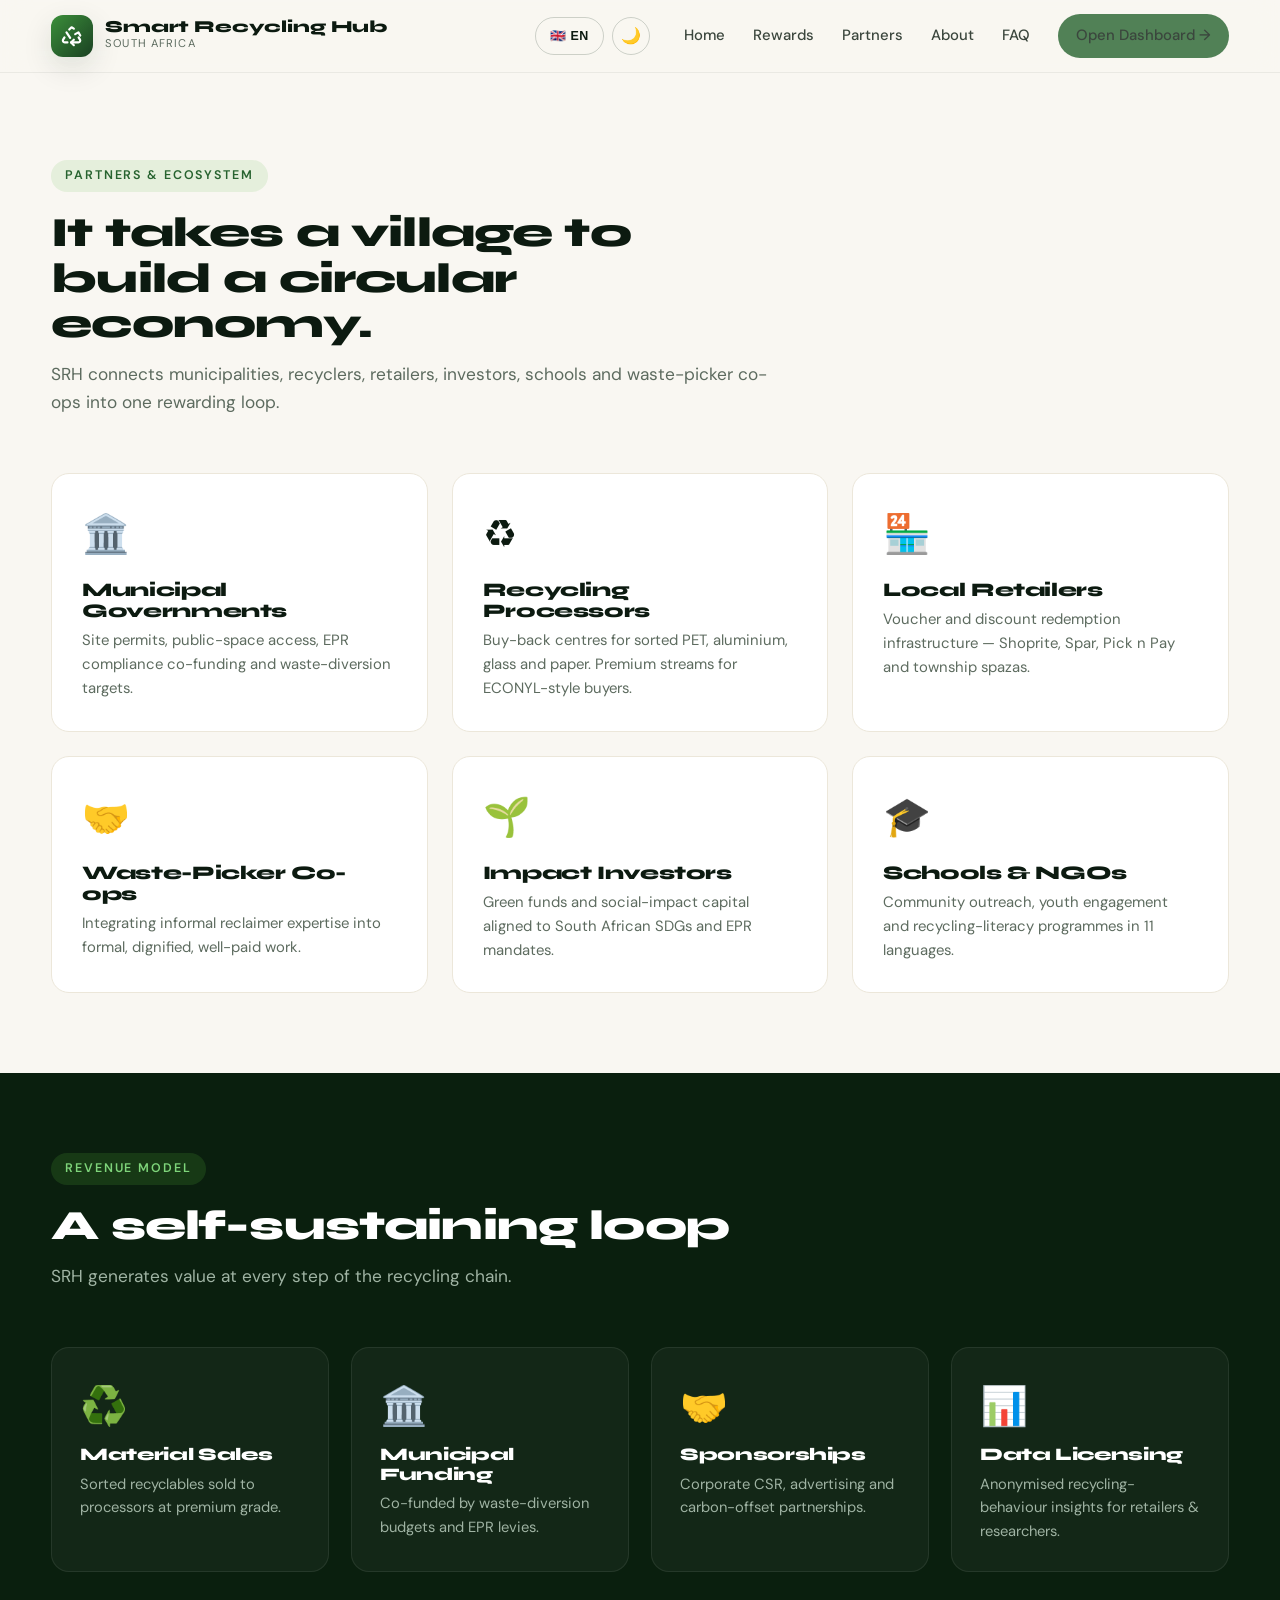
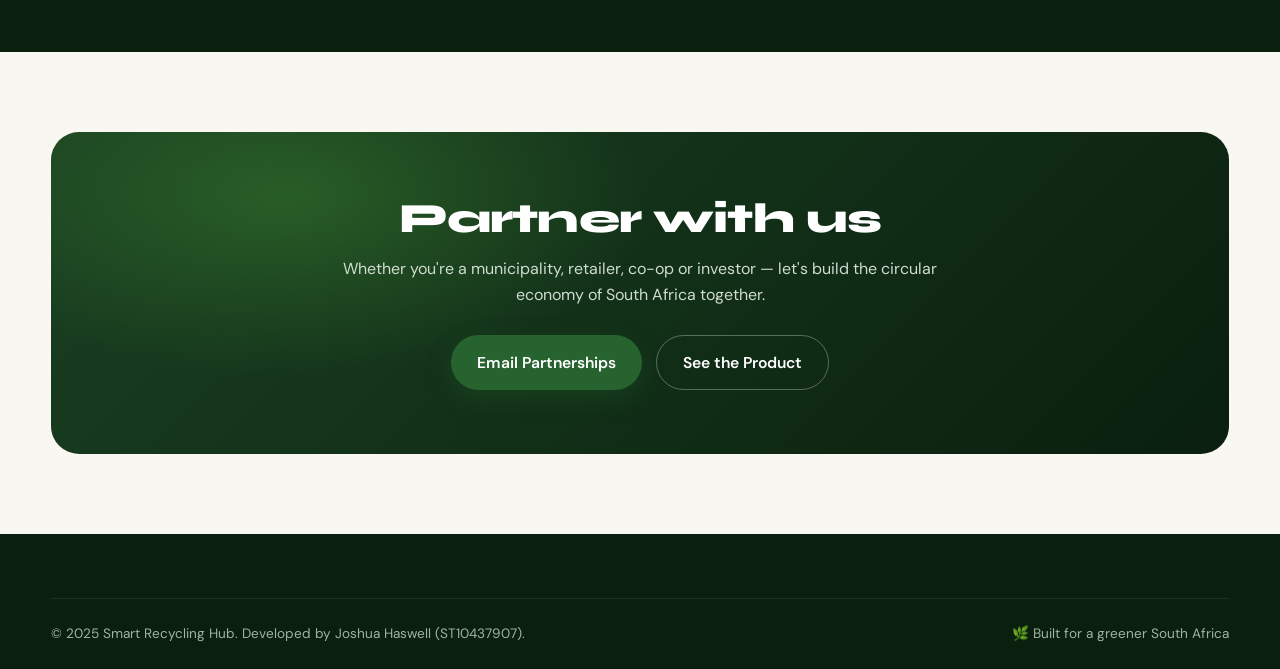
<file: partners.html>
<!DOCTYPE html>
<html lang="en">
<head>
<meta charset="UTF-8">
<meta name="viewport" content="width=device-width,initial-scale=1.0">
<title>Partners & Ecosystem — Smart Recycling Hub</title>
<link rel="preconnect" href="https://fonts.googleapis.com">
<link href="https://fonts.googleapis.com/css2?family=Syne:wght@700;800&family=DM+Sans:wght@300;400;500;600;700&display=swap" rel="stylesheet">
<link rel="stylesheet" href="css/styles.css">
</head>
<body>

<nav class="nav">
  <div class="container nav-inner">
    <a href="index.html" class="brand">
      <div class="brand-logo"><svg width="22" height="22" viewBox="0 0 24 24" fill="none" stroke="currentColor" stroke-width="2.4" stroke-linecap="round" stroke-linejoin="round"><path d="M7 19H4a2 2 0 0 1-1.7-3l1.5-2.5"/><path d="m14 16-3 3 3 3"/><path d="M11 19h8a2 2 0 0 0 1.7-3l-1.5-2.5"/><path d="M21 11.5 19 8l-3.5 2"/><path d="m6 8 4 6"/><path d="m14 4-2.5-1.5L9 5"/></svg></div>
      <div><div class="brand-name">Smart Recycling Hub</div><div class="brand-sub">South Africa</div></div>
    </a>
    <button class="menu-btn" onclick="document.querySelector('.nav-links').classList.toggle('open')">☰</button>
    <div class="nav-links">
      <a href="index.html" data-i18n="home">Home</a>
      <a href="rewards.html" data-i18n="rewards">Rewards</a>
      <a href="partners.html" data-i18n="partners">Partners</a>
      <a href="about.html" data-i18n="about">About</a>
      <a href="faq.html" data-i18n="faq">FAQ</a>
      <a href="dashboard.html" class="nav-cta" data-i18n="open_dash">Open Dashboard →</a>
    </div>
  </div>
</nav>

<section style="padding-top:160px">
  <div class="container">
    <div class="section-head reveal">
      <span class="eyebrow">Partners & Ecosystem</span>
      <h2>It takes a village to build a circular economy.</h2>
      <p>SRH connects municipalities, recyclers, retailers, investors, schools and waste-picker co-ops into one rewarding loop.</p>
    </div>
    <div class="grid-3">
      <div class="partner reveal"><div class="pemoji">🏛️</div><h3>Municipal Governments</h3><p>Site permits, public-space access, EPR compliance co-funding and waste-diversion targets.</p></div>
      <div class="partner reveal"><div class="pemoji">♻️</div><h3>Recycling Processors</h3><p>Buy-back centres for sorted PET, aluminium, glass and paper. Premium streams for ECONYL-style buyers.</p></div>
      <div class="partner reveal"><div class="pemoji">🏪</div><h3>Local Retailers</h3><p>Voucher and discount redemption infrastructure — Shoprite, Spar, Pick n Pay and township spazas.</p></div>
      <div class="partner reveal"><div class="pemoji">🤝</div><h3>Waste-Picker Co-ops</h3><p>Integrating informal reclaimer expertise into formal, dignified, well-paid work.</p></div>
      <div class="partner reveal"><div class="pemoji">🌱</div><h3>Impact Investors</h3><p>Green funds and social-impact capital aligned to South African SDGs and EPR mandates.</p></div>
      <div class="partner reveal"><div class="pemoji">🎓</div><h3>Schools & NGOs</h3><p>Community outreach, youth engagement and recycling-literacy programmes in 11 languages.</p></div>
    </div>
  </div>
</section>

<section class="dark">
  <div class="container">
    <div class="section-head reveal">
      <span class="eyebrow">Revenue Model</span>
      <h2>A self-sustaining loop</h2>
      <p>SRH generates value at every step of the recycling chain.</p>
    </div>
    <div class="grid-4">
      <div class="problem-card reveal"><div class="big">♻️</div><h3>Material Sales</h3><p>Sorted recyclables sold to processors at premium grade.</p></div>
      <div class="problem-card reveal"><div class="big">🏛️</div><h3>Municipal Funding</h3><p>Co-funded by waste-diversion budgets and EPR levies.</p></div>
      <div class="problem-card reveal"><div class="big">🤝</div><h3>Sponsorships</h3><p>Corporate CSR, advertising and carbon-offset partnerships.</p></div>
      <div class="problem-card reveal"><div class="big">📊</div><h3>Data Licensing</h3><p>Anonymised recycling-behaviour insights for retailers & researchers.</p></div>
    </div>
  </div>
</section>

<section>
  <div class="container">
    <div class="cta-band reveal">
      <h2>Partner with us</h2>
      <p>Whether you're a municipality, retailer, co-op or investor — let's build the circular economy of South Africa together.</p>
      <div class="cta-buttons">
        <a href="mailto:partners@srh.co.za" class="btn btn-primary">Email Partnerships</a>
        <a href="dashboard.html" class="btn btn-ghost" style="border-color:rgba(255,255,255,.3);color:#fff">See the Product</a>
      </div>
    </div>
  </div>
</section>

<footer class="footer">
  <div class="container">
    <div class="footer-bottom">
      <div>© 2025 Smart Recycling Hub. Developed by Joshua Haswell (ST10437907).</div>
      <div>🌿 Built for a greener South Africa</div>
    </div>
  </div>
</footer>

<script src="js/main.js"></script>
</body>
</html>
</file>
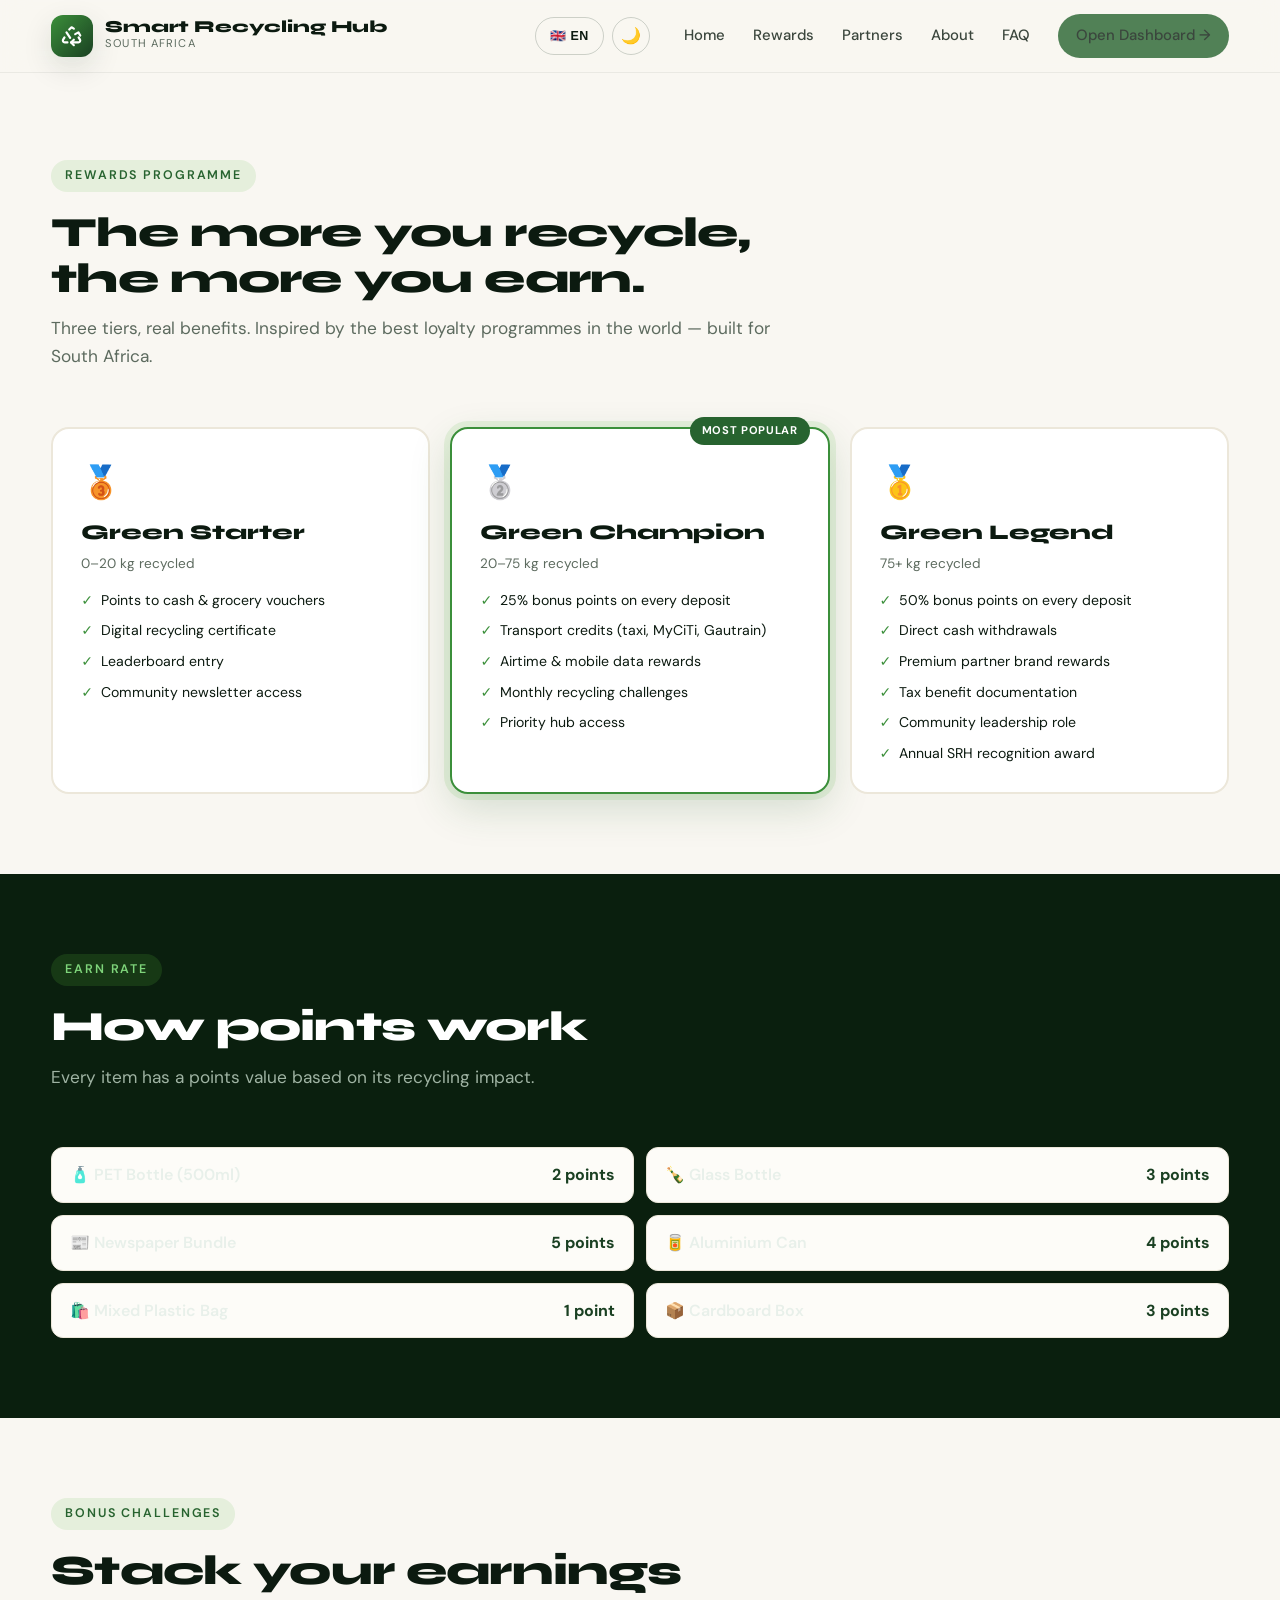
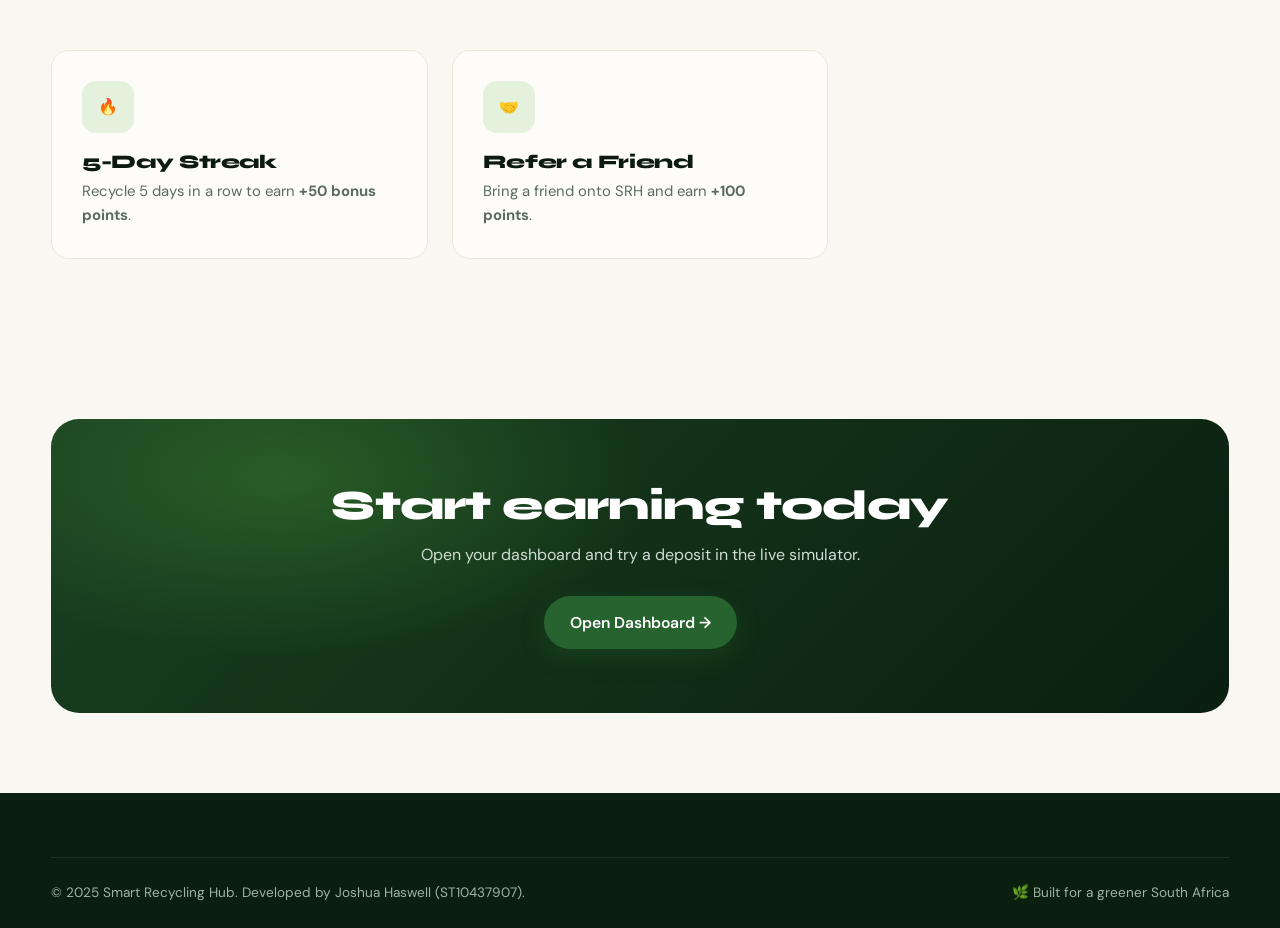
<file: rewards.html>
<!DOCTYPE html>
<html lang="en">
<head>
<meta charset="UTF-8">
<meta name="viewport" content="width=device-width,initial-scale=1.0">
<title>Rewards Programme — Smart Recycling Hub</title>
<link rel="preconnect" href="https://fonts.googleapis.com">
<link href="https://fonts.googleapis.com/css2?family=Syne:wght@700;800&family=DM+Sans:wght@300;400;500;600;700&display=swap" rel="stylesheet">
<link rel="stylesheet" href="css/styles.css">
</head>
<body>

<nav class="nav">
  <div class="container nav-inner">
    <a href="index.html" class="brand">
      <div class="brand-logo"><svg width="22" height="22" viewBox="0 0 24 24" fill="none" stroke="currentColor" stroke-width="2.4" stroke-linecap="round" stroke-linejoin="round"><path d="M7 19H4a2 2 0 0 1-1.7-3l1.5-2.5"/><path d="m14 16-3 3 3 3"/><path d="M11 19h8a2 2 0 0 0 1.7-3l-1.5-2.5"/><path d="M21 11.5 19 8l-3.5 2"/><path d="m6 8 4 6"/><path d="m14 4-2.5-1.5L9 5"/></svg></div>
      <div><div class="brand-name">Smart Recycling Hub</div><div class="brand-sub">South Africa</div></div>
    </a>
    <button class="menu-btn" onclick="document.querySelector('.nav-links').classList.toggle('open')">☰</button>
    <div class="nav-links">
      <a href="index.html" data-i18n="home">Home</a>
      <a href="rewards.html" data-i18n="rewards">Rewards</a>
      <a href="partners.html" data-i18n="partners">Partners</a>
      <a href="about.html" data-i18n="about">About</a>
      <a href="faq.html" data-i18n="faq">FAQ</a>
      <a href="dashboard.html" class="nav-cta" data-i18n="open_dash">Open Dashboard →</a>
    </div>
  </div>
</nav>

<section style="padding-top:160px">
  <div class="container">
    <div class="section-head reveal">
      <span class="eyebrow">Rewards Programme</span>
      <h2>The more you recycle, the more you earn.</h2>
      <p>Three tiers, real benefits. Inspired by the best loyalty programmes in the world — built for South Africa.</p>
    </div>
    <div class="tiers">
      <div class="tier-card reveal">
        <div class="tier-emoji">🥉</div>
        <div class="tname">Green Starter</div>
        <div class="trange">0–20 kg recycled</div>
        <ul>
          <li>Points to cash & grocery vouchers</li>
          <li>Digital recycling certificate</li>
          <li>Leaderboard entry</li>
          <li>Community newsletter access</li>
        </ul>
      </div>
      <div class="tier-card current reveal">
        <div class="tier-pop">MOST POPULAR</div>
        <div class="tier-emoji">🥈</div>
        <div class="tname">Green Champion</div>
        <div class="trange">20–75 kg recycled</div>
        <ul>
          <li>25% bonus points on every deposit</li>
          <li>Transport credits (taxi, MyCiTi, Gautrain)</li>
          <li>Airtime & mobile data rewards</li>
          <li>Monthly recycling challenges</li>
          <li>Priority hub access</li>
        </ul>
      </div>
      <div class="tier-card reveal">
        <div class="tier-emoji">🥇</div>
        <div class="tname">Green Legend</div>
        <div class="trange">75+ kg recycled</div>
        <ul>
          <li>50% bonus points on every deposit</li>
          <li>Direct cash withdrawals</li>
          <li>Premium partner brand rewards</li>
          <li>Tax benefit documentation</li>
          <li>Community leadership role</li>
          <li>Annual SRH recognition award</li>
        </ul>
      </div>
    </div>
  </div>
</section>

<section class="dark">
  <div class="container">
    <div class="section-head reveal">
      <span class="eyebrow">Earn Rate</span>
      <h2>How points work</h2>
      <p>Every item has a points value based on its recycling impact.</p>
    </div>
    <div class="points-table">
      <div class="point-row reveal"><div class="item">🧴 PET Bottle (500ml)</div><div class="val">2 points</div></div>
      <div class="point-row reveal"><div class="item">🍾 Glass Bottle</div><div class="val">3 points</div></div>
      <div class="point-row reveal"><div class="item">📰 Newspaper Bundle</div><div class="val">5 points</div></div>
      <div class="point-row reveal"><div class="item">🥫 Aluminium Can</div><div class="val">4 points</div></div>
      <div class="point-row reveal"><div class="item">🛍️ Mixed Plastic Bag</div><div class="val">1 point</div></div>
      <div class="point-row reveal"><div class="item">📦 Cardboard Box</div><div class="val">3 points</div></div>
    </div>
  </div>
</section>

<section>
  <div class="container">
    <div class="section-head reveal">
      <span class="eyebrow">Bonus Challenges</span>
      <h2>Stack your earnings</h2>
    </div>
    <div class="grid-3">
      <div class="feature reveal"><div class="icon">🔥</div><h3>5-Day Streak</h3><p>Recycle 5 days in a row to earn <strong>+50 bonus points</strong>.</p></div>
      <div class="feature reveal"><div class="icon">🤝</div><h3>Refer a Friend</h3><p>Bring a friend onto SRH and earn <strong>+100 points</strong>.</p></div>
      <div class="feature reveal"><div class="icon">🎯</div><h3>Monthly Mission</h3><p>Hit your monthly weight target for a <strong>2× points day</strong>.</p></div>
    </div>
  </div>
</section>

<section>
  <div class="container">
    <div class="cta-band reveal">
      <h2>Start earning today</h2>
      <p>Open your dashboard and try a deposit in the live simulator.</p>
      <div class="cta-buttons"><a href="dashboard.html" class="btn btn-primary">Open Dashboard →</a></div>
    </div>
  </div>
</section>

<footer class="footer">
  <div class="container">
    <div class="footer-bottom">
      <div>© 2025 Smart Recycling Hub. Developed by Joshua Haswell (ST10437907).</div>
      <div>🌿 Built for a greener South Africa</div>
    </div>
  </div>
</footer>

<script src="js/main.js"></script>
</body>
</html>
</file>
<file: css/styles.css>
/* Smart Recycling Hub - Styles */
:root{
  --green-900:#0a1f0e;
  --green-800:#102b16;
  --green-700:#1a4022;
  --green-600:#27632f;
  --green-500:#3b8f3a;
  --green-400:#52b03a;
  --green-300:#7ed47a;
  --cream:#f9f7f2;
  --cream-2:#fdfcf8;
  --sand:#ece7da;
  --ink:#0c1a10;
  --muted:#5d6b5f;
  --white:#ffffff;
  --shadow:0 10px 30px rgba(10,31,14,.12);
  --glow:0 0 0 4px rgba(82,176,58,.18);
  --radius:18px;
  --bg:var(--cream);
  --bg-2:var(--cream-2);
  --surface:#ffffff;
  --border:var(--sand);
  --text:var(--ink);
  --text-muted:var(--muted);
}
[data-theme="dark"]{
  --bg:#07130a;
  --bg-2:#0c1a10;
  --surface:#102b16;
  --border:rgba(255,255,255,.08);
  --text:#e8f0ea;
  --text-muted:#9fb3a3;
  --cream:#07130a;
  --cream-2:#0c1a10;
  --sand:rgba(255,255,255,.08);
  --ink:#e8f0ea;
  --muted:#9fb3a3;
  --shadow:0 10px 30px rgba(0,0,0,.5);
}
[data-theme="dark"] .nav{background:rgba(7,19,10,.78)}
[data-theme="dark"] .feature,[data-theme="dark"] .partner,[data-theme="dark"] .step,[data-theme="dark"] .card,[data-theme="dark"] .qstat,[data-theme="dark"] .tier-card,[data-theme="dark"] .deposit,[data-theme="dark"] .lb-row,[data-theme="dark"] .point-row,[data-theme="dark"] .reward,[data-theme="dark"] .sim-item,[data-theme="dark"] .stats-bar{background:#102b16;color:#e8f0ea;border-color:rgba(255,255,255,.08)}
[data-theme="dark"] body{background:#07130a;color:#e8f0ea}
[data-theme="dark"] .hero{background:radial-gradient(1000px 500px at 80% 10%,rgba(82,176,58,.18),transparent 60%),#07130a}
[data-theme="dark"] .map{background:linear-gradient(135deg,#0c1a10,#102b16)}
*{box-sizing:border-box;margin:0;padding:0}
html{scroll-behavior:smooth}
body{
  font-family:'DM Sans',system-ui,sans-serif;
  font-weight:400;
  color:var(--ink);
  background:var(--cream);
  line-height:1.6;
  -webkit-font-smoothing:antialiased;
}
h1,h2,h3,h4{font-family:'Syne',sans-serif;font-weight:800;line-height:1.1;letter-spacing:-.02em}
h1{font-size:clamp(2rem,5.2vw,4rem);word-wrap:break-word}
h2{font-size:clamp(1.55rem,3.4vw,2.6rem);word-wrap:break-word}
h3{font-size:1.2rem}
p{overflow-wrap:break-word;hyphens:auto}
a{color:inherit;text-decoration:none}
img,svg{display:block;max-width:100%}
.container{width:min(1200px,92%);margin-inline:auto}

/* Nav */
.nav{
  position:fixed;top:0;left:0;right:0;z-index:50;
  backdrop-filter:saturate(160%) blur(14px);
  -webkit-backdrop-filter:saturate(160%) blur(14px);
  background:rgba(249,247,242,.75);
  border-bottom:1px solid rgba(10,31,14,.06);
}
.nav-inner{display:flex;align-items:center;justify-content:space-between;padding:14px 0}
.brand{display:flex;align-items:center;gap:12px}
.brand-logo{
  width:42px;height:42px;border-radius:12px;
  background:linear-gradient(135deg,var(--green-500),var(--green-700));
  display:grid;place-items:center;color:#fff;
  box-shadow:var(--shadow);
}
.brand-name{font-family:'Syne',sans-serif;font-weight:800;font-size:1.05rem;line-height:1}
.brand-sub{font-size:.7rem;color:var(--muted);letter-spacing:.1em;text-transform:uppercase}
.nav-links{display:flex;gap:28px;align-items:center}
.nav-links a{font-size:.93rem;font-weight:500;color:var(--ink);opacity:.8;transition:.2s}
.nav-links a:hover{opacity:1;color:var(--green-600)}
.nav-cta{
  background:var(--green-600);color:#fff;padding:10px 18px;border-radius:999px;
  font-weight:600;font-size:.9rem;transition:.2s;
}
.nav-cta:hover{background:var(--green-700);transform:translateY(-1px);color:#fff}
.menu-btn{display:none;background:none;border:0;font-size:1.5rem;cursor:pointer}
@media(max-width:880px){
  .nav-links{display:none;position:absolute;top:100%;left:0;right:0;background:var(--cream-2);
    flex-direction:column;padding:24px;border-bottom:1px solid var(--sand)}
  .nav-links.open{display:flex}
  .menu-btn{display:block}
}

/* Buttons */
.btn{
  display:inline-flex;align-items:center;gap:10px;
  padding:14px 26px;border-radius:999px;font-weight:600;font-size:.98rem;
  transition:.25s;border:0;cursor:pointer;
}
.btn-primary{background:var(--green-600);color:#fff;box-shadow:0 8px 24px rgba(39,99,47,.3)}
.btn-primary:hover{background:var(--green-700);transform:translateY(-2px);color:#fff}
.btn-ghost{background:transparent;color:var(--ink);border:1.5px solid rgba(10,31,14,.18)}
.btn-ghost:hover{border-color:var(--green-600);color:var(--green-600)}

/* Hero */
.hero{
  padding:160px 0 80px;position:relative;overflow:hidden;
  background:
    radial-gradient(1000px 500px at 80% 10%,rgba(82,176,58,.18),transparent 60%),
    radial-gradient(800px 400px at 10% 80%,rgba(39,99,47,.08),transparent 60%),
    var(--cream);
}
.hero::before{
  content:"";position:absolute;inset:0;
  background-image:linear-gradient(rgba(10,31,14,.04) 1px,transparent 1px),
                   linear-gradient(90deg,rgba(10,31,14,.04) 1px,transparent 1px);
  background-size:60px 60px;
  mask-image:radial-gradient(ellipse at center,#000,transparent 70%);
  pointer-events:none;
}
.hero-grid{display:grid;grid-template-columns:1.2fr 1fr;gap:60px;align-items:center;position:relative}
@media(max-width:900px){.hero-grid{grid-template-columns:1fr}}
.hero h1 .hl{position:relative;color:var(--green-600);display:inline-block}
.hero h1 .hl::after{
  content:"";position:absolute;left:0;right:0;bottom:.05em;height:.22em;
  background:rgba(82,176,58,.35);border-radius:6px;z-index:-1;
}
.hero p.lead{font-size:1.15rem;color:var(--muted);margin:24px 0 32px;max-width:560px}
.hero-cta{display:flex;gap:14px;flex-wrap:wrap}
.stats-bar{
  margin-top:56px;display:grid;grid-template-columns:repeat(3,1fr);gap:24px;
  background:#fff;border:1px solid var(--sand);border-radius:var(--radius);
  padding:24px;box-shadow:var(--shadow);
}
.stat .num{font-family:'Syne',sans-serif;font-weight:800;font-size:1.9rem;color:var(--green-700)}
.stat .lbl{font-size:.82rem;color:var(--muted);text-transform:uppercase;letter-spacing:.08em}

/* Hero orbit */
.orbit{
  position:relative;width:100%;aspect-ratio:1;max-width:460px;margin:0 auto;
}
.orbit-core{
  position:absolute;inset:35%;border-radius:50%;
  background:linear-gradient(135deg,var(--green-500),var(--green-800));
  display:grid;place-items:center;color:#fff;
  box-shadow:0 20px 60px rgba(39,99,47,.4),inset 0 -8px 20px rgba(0,0,0,.2);
  animation:pulse 3s ease-in-out infinite;
}
@keyframes pulse{0%,100%{transform:scale(1)}50%{transform:scale(1.05)}}
.orbit-ring{
  position:absolute;inset:0;border:1.5px dashed rgba(39,99,47,.25);border-radius:50%;
  animation:spin 40s linear infinite;
}
.orbit-ring.inner{inset:14%;animation-duration:25s;animation-direction:reverse}
@keyframes spin{to{transform:rotate(360deg)}}
.orbit-item{
  position:absolute;width:64px;height:64px;border-radius:16px;background:#fff;
  display:grid;place-items:center;font-size:1.3rem;font-weight:700;
  box-shadow:var(--shadow);border:1px solid var(--sand);
}
.orbit-item.i1{top:0;left:50%;transform:translate(-50%,-30%)}
.orbit-item.i2{right:0;top:50%;transform:translate(30%,-50%)}
.orbit-item.i3{bottom:0;left:50%;transform:translate(-50%,30%)}
.orbit-item.i4{left:0;top:50%;transform:translate(-30%,-50%)}

/* Sections */
section{padding:80px 0}
@media(max-width:680px){section{padding:60px 0}}
.eyebrow{
  display:inline-block;font-size:.78rem;font-weight:600;text-transform:uppercase;
  letter-spacing:.15em;color:var(--green-600);
  background:rgba(82,176,58,.12);padding:6px 14px;border-radius:999px;margin-bottom:18px;
}
.section-head{max-width:720px;margin-bottom:56px}
.section-head p{color:var(--muted);font-size:1.08rem;margin-top:14px}

/* Dark section */
.dark{background:var(--green-900);color:#e8f0ea}
.dark .eyebrow{background:rgba(82,176,58,.18);color:var(--green-300)}
.dark .section-head p{color:#9fb3a3}
.dark h2{color:#fff}

/* Problem grid */
.grid-4{display:grid;grid-template-columns:repeat(4,1fr);gap:22px}
@media(max-width:980px){.grid-4{grid-template-columns:repeat(2,1fr)}}
@media(max-width:560px){.grid-4{grid-template-columns:1fr}}
.problem-card{
  background:rgba(255,255,255,.04);border:1px solid rgba(255,255,255,.08);
  border-radius:var(--radius);padding:28px;transition:.3s;
}
.problem-card:hover{background:rgba(82,176,58,.1);border-color:rgba(82,176,58,.4);transform:translateY(-4px)}
.problem-card .big{font-family:'Syne',sans-serif;font-size:2.4rem;font-weight:800;color:var(--green-300);margin-bottom:8px}
.problem-card h3{color:#fff;font-size:1.1rem;margin-bottom:8px}
.problem-card p{color:#9fb3a3;font-size:.92rem}

/* Steps */
.steps{display:grid;grid-template-columns:repeat(4,1fr);gap:24px;position:relative}
@media(max-width:980px){.steps{grid-template-columns:repeat(2,1fr)}}
@media(max-width:560px){.steps{grid-template-columns:1fr}}
.step{
  background:#fff;border:1px solid var(--sand);border-radius:var(--radius);
  padding:30px;position:relative;transition:.3s;
}
.step:hover{transform:translateY(-6px);box-shadow:var(--shadow);border-color:var(--green-300)}
.step-num{
  width:44px;height:44px;border-radius:12px;
  background:linear-gradient(135deg,var(--green-500),var(--green-700));
  color:#fff;display:grid;place-items:center;font-family:'Syne',sans-serif;font-weight:800;
  margin-bottom:18px;
}
.step h3{margin-bottom:8px}
.step p{color:var(--muted);font-size:.94rem}

/* Features */
.grid-3{display:grid;grid-template-columns:repeat(3,1fr);gap:24px}
@media(max-width:980px){.grid-3{grid-template-columns:repeat(2,1fr)}}
@media(max-width:560px){.grid-3{grid-template-columns:1fr}}
.feature{
  background:var(--cream-2);border:1px solid var(--sand);border-radius:var(--radius);
  padding:30px;transition:.3s;
}
.feature:hover{transform:translateY(-4px);border-color:var(--green-400);box-shadow:0 14px 40px rgba(39,99,47,.12)}
.feature .icon{
  width:52px;height:52px;border-radius:14px;
  background:rgba(82,176,58,.14);color:var(--green-700);
  display:grid;place-items:center;margin-bottom:18px;
}
.feature h3{margin-bottom:8px}
.feature p{color:var(--muted);font-size:.93rem}

/* Impact */
.impact-stats{display:grid;grid-template-columns:repeat(4,1fr);gap:20px;margin-bottom:48px}
@media(max-width:880px){.impact-stats{grid-template-columns:repeat(2,1fr)}}
.impact-stat{
  background:rgba(255,255,255,.05);border:1px solid rgba(255,255,255,.08);
  border-radius:var(--radius);padding:28px;text-align:center;
}
.impact-stat .v{font-family:'Syne',sans-serif;font-size:2.4rem;color:var(--green-300);font-weight:800}
.impact-stat .l{color:#9fb3a3;font-size:.85rem;margin-top:6px}
.impact-list{display:grid;grid-template-columns:repeat(2,1fr);gap:14px;list-style:none}
@media(max-width:760px){.impact-list{grid-template-columns:1fr}}
.impact-list li{display:flex;gap:12px;color:#cfdcd2}
.impact-list li::before{content:"✓";color:var(--green-300);font-weight:800}

/* CTA */
.cta-band{
  background:linear-gradient(135deg,var(--green-700),var(--green-900));
  border-radius:28px;padding:64px 48px;text-align:center;color:#fff;position:relative;overflow:hidden;
}
.cta-band::before{
  content:"";position:absolute;inset:0;
  background:radial-gradient(600px 300px at 20% 20%,rgba(82,176,58,.3),transparent 60%);
}
.cta-band > *{position:relative}
.cta-band h2{color:#fff;margin-bottom:14px}
.cta-band p{color:#cfdcd2;max-width:600px;margin:0 auto 28px}
.cta-buttons{display:flex;gap:14px;justify-content:center;flex-wrap:wrap}

/* Footer */
.footer{background:var(--green-900);color:#9fb3a3;padding:64px 0 24px}
.footer-grid{display:grid;grid-template-columns:1.5fr 1fr 1fr 1fr;gap:40px;margin-bottom:40px}
@media(max-width:880px){.footer-grid{grid-template-columns:1fr 1fr}}
.footer h4{color:#fff;font-family:'Syne',sans-serif;font-size:.95rem;margin-bottom:18px;text-transform:uppercase;letter-spacing:.08em}
.footer ul{list-style:none;display:flex;flex-direction:column;gap:10px}
.footer a{color:#9fb3a3;font-size:.92rem;transition:.2s}
.footer a:hover{color:var(--green-300)}
.footer-bottom{
  border-top:1px solid rgba(255,255,255,.08);padding-top:24px;
  display:flex;justify-content:space-between;flex-wrap:wrap;gap:14px;font-size:.85rem;
}

/* Reveal animations */
.reveal{opacity:0;transform:translateY(28px);transition:opacity .8s ease,transform .8s ease}
.reveal.in{opacity:1;transform:none}

/* ============ DASHBOARD ============ */
.dash-wrap{padding-top:110px;padding-bottom:80px;background:var(--cream)}
.dash-header{
  display:flex;align-items:center;justify-content:space-between;gap:20px;margin-bottom:32px;flex-wrap:wrap;
}
.welcome{display:flex;align-items:center;gap:16px}
.avatar{
  width:62px;height:62px;border-radius:50%;
  background:linear-gradient(135deg,var(--green-400),var(--green-700));
  display:grid;place-items:center;color:#fff;font-family:'Syne',sans-serif;font-weight:800;font-size:1.4rem;
  box-shadow:var(--shadow);
}
.welcome h1{font-size:1.8rem}
.welcome p{color:var(--muted);font-size:.95rem}
.tier-badge{
  display:inline-flex;align-items:center;gap:10px;padding:12px 20px;border-radius:999px;
  background:linear-gradient(135deg,#c0a062,#8a6a30);color:#fff;font-weight:700;
  box-shadow:0 0 0 4px rgba(192,160,98,.2),0 8px 24px rgba(138,106,48,.3);
  animation:tierGlow 3s ease-in-out infinite;
}
@keyframes tierGlow{0%,100%{box-shadow:0 0 0 4px rgba(192,160,98,.2),0 8px 24px rgba(138,106,48,.3)}50%{box-shadow:0 0 0 8px rgba(192,160,98,.3),0 12px 32px rgba(138,106,48,.5)}}

.quick-stats{display:grid;grid-template-columns:repeat(4,1fr);gap:18px;margin-bottom:32px}
@media(max-width:880px){.quick-stats{grid-template-columns:repeat(2,1fr)}}
.qstat{
  background:#fff;border:1px solid var(--sand);border-radius:var(--radius);
  padding:22px;box-shadow:var(--shadow);transition:.3s;
}
.qstat:hover{transform:translateY(-4px)}
.qstat .icon{
  width:42px;height:42px;border-radius:12px;background:rgba(82,176,58,.14);
  color:var(--green-700);display:grid;place-items:center;margin-bottom:12px;
}
.qstat .v{font-family:'Syne',sans-serif;font-size:1.8rem;font-weight:800;color:var(--ink)}
.qstat .l{color:var(--muted);font-size:.82rem;text-transform:uppercase;letter-spacing:.06em}

.dash-grid{display:grid;grid-template-columns:1.3fr 1fr;gap:24px;margin-bottom:32px}
@media(max-width:980px){.dash-grid{grid-template-columns:1fr}}
.card{
  background:#fff;border:1px solid var(--sand);border-radius:var(--radius);
  padding:28px;box-shadow:var(--shadow);
}
.card h2{font-size:1.3rem;margin-bottom:6px}
.card .sub{color:var(--muted);font-size:.9rem;margin-bottom:20px}

/* Progress ring */
.ring-wrap{display:flex;align-items:center;gap:28px;flex-wrap:wrap}
.ring{position:relative;width:180px;height:180px;flex-shrink:0}
.ring svg{transform:rotate(-90deg)}
.ring .bg{stroke:#eaf2eb}
.ring .fg{stroke:url(#gradGreen);stroke-linecap:round;transition:stroke-dashoffset 1.2s ease}
.ring-label{
  position:absolute;inset:0;display:grid;place-items:center;text-align:center;
}
.ring-label .pct{font-family:'Syne',sans-serif;font-size:2.2rem;font-weight:800;color:var(--green-700);line-height:1}
.ring-label .sub{font-size:.78rem;color:var(--muted);margin-top:4px}
.ring-info h3{margin-bottom:6px}
.ring-info p{color:var(--muted);font-size:.92rem;max-width:240px}

/* Material breakdown */
.material-list{display:flex;flex-direction:column;gap:14px;margin-top:18px}
.mat{display:flex;align-items:center;gap:12px}
.mat .dot{width:14px;height:14px;border-radius:4px;flex-shrink:0}
.mat .name{flex:1;font-size:.92rem;font-weight:500}
.mat .bar{flex:2;height:8px;background:#eaf2eb;border-radius:999px;overflow:hidden}
.mat .bar > span{display:block;height:100%;border-radius:999px;transition:width 1s ease}
.mat .pct{font-size:.85rem;color:var(--muted);width:42px;text-align:right}

/* Recent deposits */
.deposits{max-height:280px;overflow-y:auto;display:flex;flex-direction:column;gap:10px;margin-top:6px}
.deposit{
  display:flex;align-items:center;gap:12px;padding:12px;border-radius:12px;
  background:var(--cream-2);border:1px solid var(--sand);
}
.deposit .dicon{width:36px;height:36px;border-radius:10px;display:grid;place-items:center;flex-shrink:0;color:#fff;font-size:.85rem;font-weight:700}
.deposit .info{flex:1;min-width:0}
.deposit .info .t{font-weight:600;font-size:.92rem}
.deposit .info .d{font-size:.78rem;color:var(--muted)}
.deposit .pts{font-weight:700;color:var(--green-700);font-size:.92rem}

/* Rewards */
.points-display{
  background:linear-gradient(135deg,var(--green-700),var(--green-900));
  color:#fff;border-radius:var(--radius);padding:28px;margin-bottom:20px;text-align:center;position:relative;overflow:hidden;
}
.points-display::before{
  content:"";position:absolute;inset:0;
  background:radial-gradient(400px 200px at 20% 0%,rgba(82,176,58,.4),transparent 60%);
}
.points-display > *{position:relative}
.points-display .l{font-size:.82rem;text-transform:uppercase;letter-spacing:.1em;color:#9fb3a3}
.points-display .v{font-family:'Syne',sans-serif;font-size:clamp(2.2rem,5vw,3.2rem);font-weight:800;color:#fff;line-height:1.1;margin:6px 0}

.rewards-grid{display:grid;grid-template-columns:repeat(2,1fr);gap:12px}
.reward{
  background:var(--cream-2);border:1px solid var(--sand);border-radius:14px;
  padding:16px;cursor:pointer;transition:.25s;text-align:left;font-family:inherit;color:inherit;
}
.reward:hover:not(:disabled){transform:translateY(-3px);border-color:var(--green-400);box-shadow:var(--shadow)}
.reward:disabled{opacity:.45;cursor:not-allowed}
.reward .emoji{font-size:1.6rem;margin-bottom:6px}
.reward .name{font-weight:700;font-size:.92rem}
.reward .cost{font-size:.78rem;color:var(--green-700);font-weight:600;margin-top:4px}

/* Tier cards */
.tiers{display:grid;grid-template-columns:repeat(3,1fr);gap:20px;margin-top:24px}
@media(max-width:880px){.tiers{grid-template-columns:1fr}}
.tier-card{
  background:#fff;border:2px solid var(--sand);border-radius:var(--radius);
  padding:28px;transition:.3s;position:relative;
}
.tier-card.current{border-color:var(--green-500);box-shadow:0 0 0 6px rgba(82,176,58,.12),0 14px 40px rgba(39,99,47,.18)}
.tier-card .tname{font-family:'Syne',sans-serif;font-weight:800;font-size:1.3rem;margin:8px 0 4px}
.tier-card .trange{color:var(--muted);font-size:.85rem;margin-bottom:14px}
.tier-card ul{list-style:none;display:flex;flex-direction:column;gap:8px}
.tier-card ul li{font-size:.88rem;display:flex;gap:8px}
.tier-card ul li::before{content:"✓";color:var(--green-500);font-weight:800}
.tier-emoji{font-size:2rem}
.tier-pop{
  position:absolute;top:-12px;right:18px;
  background:var(--green-600);color:#fff;font-size:.7rem;font-weight:700;
  padding:5px 12px;border-radius:999px;letter-spacing:.06em;
}

/* Leaderboard */
.lb{display:flex;flex-direction:column;gap:8px;margin-top:14px}
.lb-row{
  display:grid;grid-template-columns:40px 1fr auto auto;gap:14px;align-items:center;
  padding:12px 16px;border-radius:12px;background:var(--cream-2);border:1px solid var(--sand);
  transition:.2s;
}
.lb-row.you{background:rgba(82,176,58,.1);border-color:var(--green-400)}
.lb-rank{font-family:'Syne',sans-serif;font-weight:800;color:var(--green-700)}
.lb-name{font-weight:600;font-size:.92rem}
.lb-kg{font-size:.85rem;color:var(--muted)}
.lb-tier{font-size:1.1rem}

/* Simulator */
.sim{display:grid;grid-template-columns:1fr 1.2fr;gap:24px;margin-top:14px;align-items:start}
@media(max-width:760px){.sim{grid-template-columns:1fr}}
.sim-items{display:grid;grid-template-columns:repeat(2,1fr);gap:12px}
.sim-item{
  background:var(--cream-2);border:2px dashed var(--sand);border-radius:14px;
  padding:20px;text-align:center;cursor:grab;transition:.2s;user-select:none;
}
.sim-item:hover{border-color:var(--green-400);transform:translateY(-3px);background:#fff}
.sim-item:active{cursor:grabbing;transform:scale(.95)}
.sim-item .emoji{font-size:2.4rem;display:block;margin-bottom:6px}
.sim-item .label{font-size:.78rem;font-weight:600;color:var(--muted)}
.sim-item .pts{font-size:.74rem;color:var(--green-700);font-weight:700;margin-top:2px}

.bin{
  background:linear-gradient(180deg,var(--green-700),var(--green-900));
  border-radius:20px;padding:30px;color:#fff;text-align:center;min-height:280px;
  display:flex;flex-direction:column;justify-content:space-between;
  border:2px dashed rgba(82,176,58,.3);transition:.25s;position:relative;overflow:hidden;
}
.bin.over{border-color:var(--green-300);box-shadow:0 0 0 8px rgba(82,176,58,.2);transform:scale(1.02)}
.bin .b-title{font-family:'Syne',sans-serif;font-weight:800;font-size:1.1rem}
.bin .b-sub{font-size:.82rem;color:#9fb3a3;margin-top:4px}
.bin .b-icon{font-size:3.2rem;margin:14px 0}
.bin .b-counter{font-family:'Syne',sans-serif;font-size:2.4rem;font-weight:800;color:var(--green-300)}
.bin .b-counter-l{font-size:.78rem;color:#9fb3a3;text-transform:uppercase;letter-spacing:.08em}
.flying{position:fixed;font-size:2rem;pointer-events:none;z-index:100;transition:all .8s cubic-bezier(.4,1.6,.6,1)}

/* Toast */
.toast{
  position:fixed;bottom:30px;right:30px;z-index:200;
  background:var(--green-700);color:#fff;padding:16px 22px;border-radius:14px;
  box-shadow:0 14px 40px rgba(10,31,14,.4);display:flex;align-items:center;gap:10px;
  transform:translateY(120px);opacity:0;transition:.4s cubic-bezier(.4,1.6,.6,1);
}
.toast.show{transform:none;opacity:1}
.toast .emoji{font-size:1.4rem}

/* Map */
.map{
  background:linear-gradient(135deg,#dfece1,#c5dbc9);
  border-radius:var(--radius);height:380px;position:relative;overflow:hidden;
  border:1px solid var(--sand);margin-top:14px;
}
.map::before{
  content:"";position:absolute;inset:0;
  background-image:
    linear-gradient(rgba(255,255,255,.4) 1px,transparent 1px),
    linear-gradient(90deg,rgba(255,255,255,.4) 1px,transparent 1px);
  background-size:40px 40px;
}
.pin{
  position:absolute;cursor:pointer;transform:translate(-50%,-100%);
}
.pin .marker{
  width:36px;height:36px;border-radius:50% 50% 50% 0;
  background:var(--green-600);transform:rotate(-45deg);
  display:grid;place-items:center;color:#fff;font-size:.78rem;font-weight:700;
  box-shadow:0 6px 16px rgba(0,0,0,.25);border:2px solid #fff;
  animation:bounce 2s ease-in-out infinite;
}
.pin .marker span{transform:rotate(45deg)}
@keyframes bounce{0%,100%{transform:rotate(-45deg) translateY(0)}50%{transform:rotate(-45deg) translateY(-5px)}}
.pin.full .marker{background:#c45a3a}
.pin.maint .marker{background:#c4a23a}
.pin-info{
  position:absolute;bottom:44px;left:50%;transform:translateX(-50%);
  background:#fff;border-radius:12px;padding:12px 14px;min-width:200px;
  box-shadow:0 10px 30px rgba(0,0,0,.18);display:none;font-size:.82rem;
}
.pin:hover .pin-info{display:block}
.pin-info .pname{font-weight:700;margin-bottom:4px}
.pin-info .pstatus{color:var(--muted);font-size:.75rem;margin-bottom:6px}
.pin-info .pbar{height:6px;background:#eaf2eb;border-radius:999px;overflow:hidden;margin-bottom:4px}
.pin-info .pbar>span{display:block;height:100%;background:var(--green-500)}
.map-legend{
  position:absolute;bottom:14px;right:14px;background:rgba(255,255,255,.95);
  padding:10px 14px;border-radius:10px;font-size:.78rem;display:flex;gap:14px;
  box-shadow:0 6px 18px rgba(0,0,0,.1);
}
.map-legend span{display:flex;align-items:center;gap:6px}
.map-legend .d{width:10px;height:10px;border-radius:50%}

/* Rewards page */
.points-table{display:grid;grid-template-columns:repeat(2,1fr);gap:12px;margin-top:20px}
@media(max-width:660px){.points-table{grid-template-columns:1fr}}
.point-row{
  display:flex;justify-content:space-between;align-items:center;
  background:var(--cream-2);border:1px solid var(--sand);border-radius:12px;padding:14px 18px;
}
.point-row .item{font-weight:600}
.point-row .val{color:var(--green-700);font-weight:700}

/* Partners */
.partner{
  background:#fff;border:1px solid var(--sand);border-radius:var(--radius);
  padding:30px;transition:.3s;
}
.partner:hover{transform:translateY(-4px);border-color:var(--green-400);box-shadow:var(--shadow)}
.partner .pemoji{font-size:2.4rem;margin-bottom:14px}
.partner h3{margin-bottom:8px}
.partner p{color:var(--muted);font-size:.93rem}

/* Counter animation utility */
.count{display:inline-block}

/* Theme & Lang switcher */
.tools{display:flex;gap:8px;align-items:center;margin-right:6px}
.tool-btn{
  background:transparent;border:1.5px solid rgba(10,31,14,.18);
  width:38px;height:38px;border-radius:50%;cursor:pointer;
  display:grid;place-items:center;font-size:1rem;transition:.2s;
  color:inherit;
}
.tool-btn:hover{border-color:var(--green-600);color:var(--green-600);transform:translateY(-1px)}
.lang-btn{width:auto;padding:0 14px;font-size:.78rem;font-weight:700;letter-spacing:.04em;border-radius:999px}

/* Language dropdown */
.lang-wrap{position:relative;display:inline-block}
.lang-menu{
  position:absolute;top:calc(100% + 8px);right:0;min-width:220px;max-height:360px;overflow-y:auto;
  background:var(--bg, #fff);border:1px solid rgba(10,31,14,.12);border-radius:14px;
  box-shadow:0 18px 40px rgba(10,31,14,.18);
  padding:6px;z-index:1000;
  opacity:0;visibility:hidden;transform:translateY(-6px);
  transition:opacity .18s ease, transform .18s ease, visibility .18s;
}
.lang-wrap.open .lang-menu,
.lang-wrap:hover .lang-menu{opacity:1;visibility:visible;transform:translateY(0)}
.lang-wrap::after{content:"";position:absolute;left:0;right:0;top:100%;height:10px}
.lang-option{
  display:flex;align-items:center;gap:10px;width:100%;
  background:transparent;border:0;cursor:pointer;
  padding:9px 12px;border-radius:10px;text-align:left;
  font:inherit;color:inherit;transition:background .15s, color .15s;
}
.lang-option:hover{background:rgba(34,160,82,.10);color:var(--green-600)}
.lang-option.active{background:rgba(34,160,82,.16);color:var(--green-600);font-weight:700}
.lo-flag{font-size:1.05rem}
.lo-label{flex:1}
.lo-code{font-size:.7rem;opacity:.6;font-weight:700;letter-spacing:.05em}
[data-theme="dark"] .lang-menu{background:#142016;border-color:rgba(255,255,255,.08)}

/* Donut chart */
.donut-wrap{display:flex;align-items:center;gap:24px;margin-top:18px;flex-wrap:wrap}
.donut{position:relative;width:180px;height:180px;flex-shrink:0}
.donut-center{
  position:absolute;inset:0;display:grid;place-items:center;text-align:center;
  pointer-events:none;
}
.donut-center .v{font-family:'Syne',sans-serif;font-weight:800;font-size:1.6rem;color:var(--green-700);line-height:1}
.donut-center .l{font-size:.72rem;color:var(--muted);text-transform:uppercase;letter-spacing:.08em;margin-top:4px}
.donut-legend{flex:1;min-width:160px;display:flex;flex-direction:column;gap:8px}
.donut-legend .li{display:flex;align-items:center;gap:10px;font-size:.85rem}
.donut-legend .d{width:12px;height:12px;border-radius:3px}
.donut-legend .nm{flex:1;font-weight:500}
.donut-legend .pc{color:var(--muted);font-weight:600}

/* Level up overlay */
.levelup{
  position:fixed;inset:0;z-index:300;background:rgba(7,19,10,.85);
  display:none;align-items:center;justify-content:center;
  backdrop-filter:blur(8px);
}
.levelup.show{display:flex;animation:fadeIn .4s ease}
@keyframes fadeIn{from{opacity:0}to{opacity:1}}
.levelup-card{
  background:linear-gradient(135deg,#1a4022,#0a1f0e);
  border:2px solid var(--green-400);border-radius:24px;
  padding:50px 60px;text-align:center;color:#fff;max-width:440px;
  box-shadow:0 0 80px rgba(82,176,58,.4);
  animation:popIn .6s cubic-bezier(.4,1.6,.6,1);
}
@keyframes popIn{from{transform:scale(.6);opacity:0}to{transform:scale(1);opacity:1}}
.levelup-card .big{font-size:5rem;animation:spin2 1.4s ease}
@keyframes spin2{from{transform:rotate(-180deg) scale(0)}to{transform:rotate(0) scale(1)}}
.levelup-card h2{font-family:'Syne',sans-serif;font-size:2rem;color:#fff;margin:14px 0 8px}
.levelup-card p{color:#9fb3a3;margin-bottom:24px}
.levelup-card button{background:var(--green-500);color:#fff;border:0;padding:14px 32px;border-radius:999px;font-weight:700;cursor:pointer;font-size:1rem}
.levelup-card button:hover{background:var(--green-400)}

/* Confetti */
.confetti{position:fixed;width:10px;height:14px;top:-20px;z-index:299;pointer-events:none;animation:fall 2.4s linear forwards}
@keyframes fall{to{transform:translateY(110vh) rotate(720deg);opacity:0}}

/* FAQ */
.faq{display:flex;flex-direction:column;gap:12px;margin-top:24px}
.faq details{
  background:#fff;border:1px solid var(--sand);border-radius:14px;
  padding:18px 22px;cursor:pointer;transition:.2s;
}
.faq details[open]{border-color:var(--green-400);box-shadow:var(--shadow)}
.faq summary{font-weight:700;font-size:1rem;list-style:none;display:flex;justify-content:space-between;align-items:center}
.faq summary::after{content:"+";font-size:1.4rem;color:var(--green-600);transition:.2s}
.faq details[open] summary::after{transform:rotate(45deg)}
.faq p{color:var(--muted);margin-top:12px;font-size:.94rem}

/* About */
.story{display:grid;grid-template-columns:1fr 1.4fr;gap:40px;align-items:start}
@media(max-width:880px){.story{grid-template-columns:1fr}}
.story-card{background:#fff;border:1px solid var(--sand);border-radius:var(--radius);padding:32px;box-shadow:var(--shadow)}
.story-card .big-avatar{
  width:120px;height:120px;border-radius:50%;
  background:linear-gradient(135deg,var(--green-400),var(--green-700));
  display:grid;place-items:center;color:#fff;font-family:'Syne',sans-serif;font-size:2.6rem;font-weight:800;
  margin:0 auto 18px;box-shadow:0 0 0 6px rgba(82,176,58,.18);
}
.story-card h3{text-align:center;margin-bottom:4px}
.story-card .role{text-align:center;color:var(--muted);font-size:.88rem;margin-bottom:18px}
.story-card .meta{font-size:.85rem;color:var(--muted);text-align:center}
</file>
